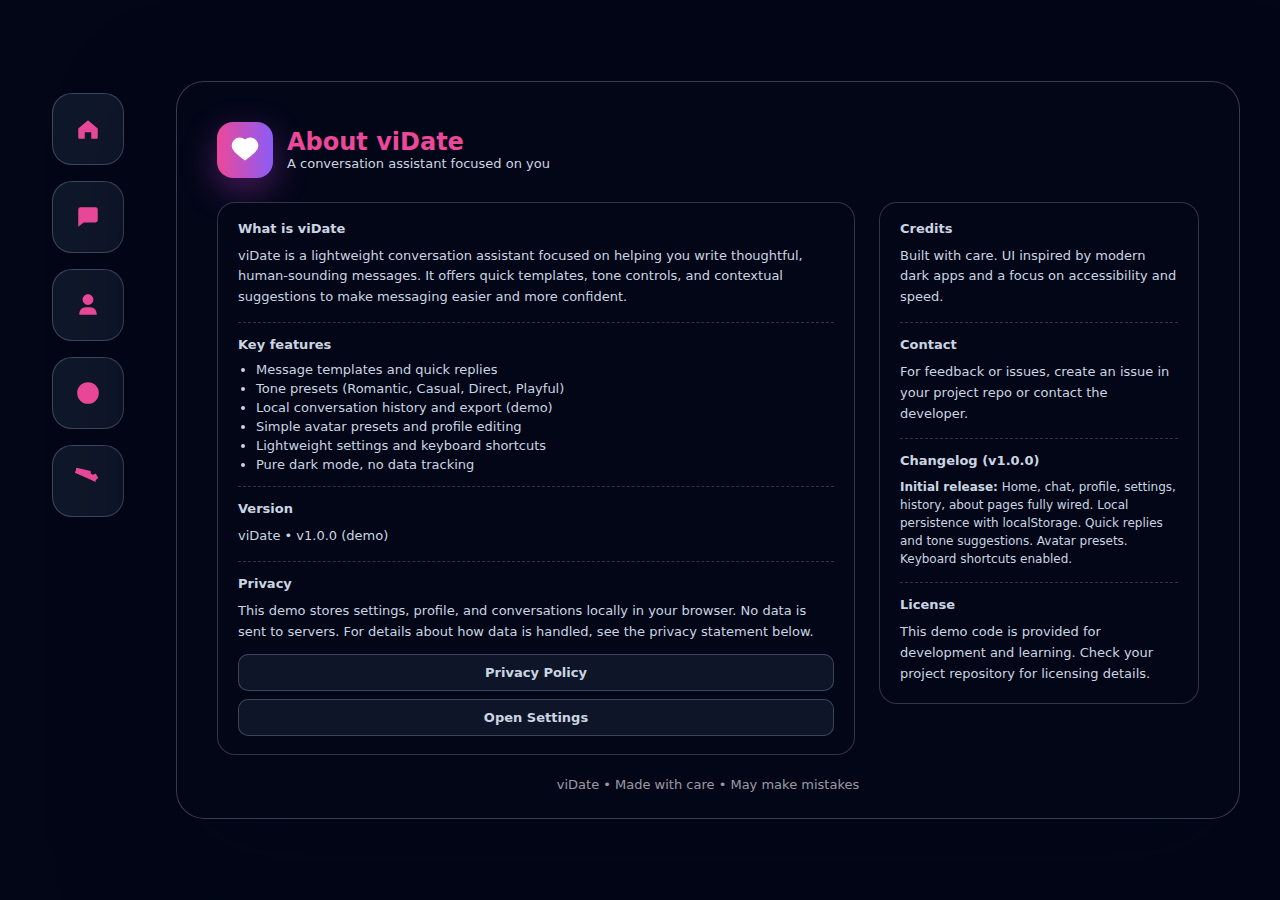
<file: about.html>
<!doctype html>
<html lang="en">
<head>
  <meta charset="utf-8" />
  <meta
    name="viewport"
    content="width=device-width, initial-scale=1, viewport-fit=cover"
  />
  <title>viDate — About</title>

  <style>
    :root{
      --vidate: #ec4899;
      --bg-1: #020617;
      --bg-2: #020617;
      --muted: #cbd5e1;
      --glass: rgba(148,163,184,0.25);
      --max-width: 1360px;
    }

    *{box-sizing:border-box}
    
    html,body{
      height:100%;
      margin:0;
      padding:0;
      background:#020617;
      font-family:Inter,system-ui,-apple-system,Segoe UI,Roboto,Helvetica,Arial;
      color:#fff;
      -webkit-font-smoothing:antialiased;
      overflow-x:hidden;
    }
    
    a{color:inherit;text-decoration:none}

    .page {
      min-height:100vh;
      display:flex;
      align-items:center;
      justify-content:center;
      padding:40px;
      background:#020617;
    }
    
    .shell {
      width:100%;
      max-width:var(--max-width);
      display:grid;
      grid-template-columns:96px 1fr;
      gap:40px;
      align-items:start;
    }

    .left-nav {
      display:flex;
      flex-direction:column;
      gap:16px;
      align-items:center;
      padding-top:12px;
    }
    
    .nav-icon {
      width:72px;
      height:72px;
      display:flex;
      align-items:center;
      justify-content:center;
      border-radius:20px;
      background:rgba(15,23,42,1);
      border:1px solid rgba(148,163,184,0.35);
      color:var(--vidate);
      cursor:pointer;
      transition:transform .14s ease, background .14s ease, box-shadow .14s ease, color .14s ease;
      outline:none;
    }
    
    .nav-icon svg{
      width:26px;
      height:26px;
      fill:currentColor;
      opacity:0.98;
    }
    
    .nav-icon:focus,
    .nav-icon:hover {
      transform:translateX(5px);
      color:#fff;
      background:linear-gradient(90deg, rgba(236,72,153,0.18), rgba(236,72,853,0.1));
      box-shadow:0 18px 50px rgba(236,72,153,0.4);
    }

    .card {
      background:#020617;
      border-radius:28px;
      padding:40px 40px 26px;
      border:1px solid rgba(148,163,184,0.35);
      box-shadow:0 40px 110px rgba(2,6,23,0.95);
      min-height:72vh;
    }

    .header {
      display:flex;
      align-items:center;
      gap:14px;
      margin-bottom:24px;
    }
    
    .logo {
      width:56px;
      height:56px;
      border-radius:16px;
      display:flex;
      align-items:center;
      justify-content:center;
      background:linear-gradient(90deg,var(--vidate),#8b5cf6);
      box-shadow:0 12px 36px rgba(236,72,853,0.32);
    }
    
    .title {
      font-size:24px;
      font-weight:900;
      color:var(--vidate);
      margin:0;
    }
    
    .subtitle {
      font-size:13px;
      color:var(--muted);
      margin:0;
    }

    .grid {
      display:grid;
      grid-template-columns:1fr 320px;
      gap:24px;
      align-items:start;
    }

    .panel {
      background:#020617;
      padding:18px 20px;
      border-radius:18px;
      border:1px solid rgba(148,163,184,0.3);
    }
    
    .section-title {
      font-size:13px;
      color:var(--muted);
      font-weight:700;
      margin:0 0 10px 0;
    }

    .muted {
      color:var(--muted);
      font-size:13px;
      margin:0;
      line-height:1.6;
    }

    ul {
      margin:8px 0 0 18px;
      padding:0;
      color:var(--muted);
      font-size:13px;
    }

    li {
      margin:4px 0;
    }

    .links {
      display:flex;
      flex-direction:column;
      gap:8px;
      margin-top:12px;
    }
    
    .link {
      padding:10px 12px;
      border-radius:10px;
      background:rgba(15,23,42,0.9);
      border:1px solid rgba(148,163,184,0.35);
      color:var(--muted);
      font-weight:600;
      display:inline-block;
      text-align:center;
      font-size:13px;
      transition:transform .12s ease, background .12s ease;
    }
    
    .link:hover {
      transform:translateY(-2px);
      background:linear-gradient(90deg, rgba(236,72,853,0.12), rgba(236,72,853,0.06));
    }

    .changelog {
      font-size:12px;
      color:var(--muted);
      margin-top:8px;
      line-height:1.5;
    }
    
    .meta {
      font-size:12px;
      color:var(--muted);
      margin-top:6px;
    }

    .divider {
      margin:14px 0;
      border-top:1px dashed rgba(51,65,85,0.8);
    }

    footer {
      margin-top:22px;
      color:rgba(255,255,255,0.6);
      font-size:13px;
      text-align:center;
    }

    @media (max-width:1200px){
      .page { padding:32px; }
      .shell { gap:32px; grid-template-columns:88px 1fr; }
    }

    @media (max-width:992px){
      .page { padding:24px; }
      .shell { grid-template-columns:80px 1fr; max-width:100%; gap:28px; }
      .grid { grid-template-columns:1fr; }
    }

    @media (max-width:768px){
      .page { padding:20px; }
      .shell { grid-template-columns:1fr; gap:24px; max-width:100%; }
      .left-nav {
        position:static;
        flex-direction:row;
        justify-content:center;
        gap:12px;
        margin-bottom:14px;
      }
      .nav-icon {
        width:56px;
        height:56px;
        border-radius:16px;
      }
      .card { padding:28px 22px 22px; border-radius:24px; }
    }

    @media (max-width:480px){
      .page { padding:14px; }
      .card { padding:24px 18px 18px; }
      .title { font-size:20px; }
    }
  </style>
</head>
<body>
  <div class="page">
    <div class="shell" role="application" aria-label="viDate about">

      <nav class="left-nav" aria-label="Primary navigation">
        <button class="nav-icon" id="nav-home" aria-label="Home" title="Home">
          <svg viewBox="0 0 24 24" aria-hidden="true">
            <path d="M3 11.5L12 4l9 7.5V20a1 1 0 0 1-1 1h-5v-6H9v6H4a1 1 0 0 1-1-1V11.5z"/>
          </svg>
        </button>

        <button class="nav-icon" id="nav-chat" aria-label="Chat" title="Chat">
          <svg viewBox="0 0 24 24" aria-hidden="true">
            <path d="M21 15a2 2 0 0 1-2 2H8l-5 4V5a2 2 0 0 1 2-2h14a2 2 0 0 1 2 2z"/>
          </svg>
        </button>

        <button class="nav-icon" id="nav-profile" aria-label="Profile" title="Profile">
          <svg viewBox="0 0 24 24" aria-hidden="true">
            <path d="M12 12c2.761 0 5-2.239 5-5s-2.239-5-5-5-5 2.239-5 5 2.239 5 5 5zM4 20c0-3.314 2.686-6 6-6h4c3.314 0 6 2.686 6 6v1H4v-1z"/>
          </svg>
        </button>

        <button class="nav-icon" id="nav-history" aria-label="History" title="History">
          <svg viewBox="0 0 24 24" aria-hidden="true">
            <path d="M12 2a10 10 0 1 0 0 20 10 10 0 0 0 0-20zm1 11.414V7h-2v6.586l5 5 1.414-1.414L13 13.414z"/>
          </svg>
        </button>

        <button class="nav-icon" id="nav-settings" aria-label="Settings" title="Settings">
          <svg viewBox="0 0 24 24" aria-hidden="true">
            <path d="M19.14 12.94a7.99 7.99 0 0 0 0-1.88l2.03-1.58a0.5 0.5 0 0 0 .12-.64l-1.92-3.32a0.5 0.5 0 0 0-.6-.22l-2.39.96a8.12 8.12 0 0 0-1.68-.98l-.36-2.54A0.5 0 0 0 12.5 0h-1a0.5 0.5 0 0 0-.5.42l-.36 2.54c-.6.24-1.16.56-1.68.98l-2.39-.96a0.5 0 0 0-.6.22L2.71 8.84a0.5 0 0 0 .12.64l2.03 1.58c-.04.64-.06 1.3-.06 1.936s.02 1.296.06 1.936L2.83 14.52a0.5 0 0 0-.12.64l1.92 3.32c.14.24.44.34.68.22l2.39-.96c.52.42 1.08.74 1.68.98l.36 2.54c.06.28.3.48.58.48h1c.28 0 .52-.2.58-.48l.36-2.54c.6-.24 1.16-.56 1.68-.98l2.39.96c.24.12.54.02.68-.22l1.92-3.32a0.5 0 0 0-.12-.64l-2.03-1.58zM12 15.5A3.5 3.5 0 1 1 12 8.5a3.5 3.5 0 0 1 0 7z"/>
          </svg>
        </button>
      </nav>

      <main class="card" role="main" aria-labelledby="about-title">
        <div class="header">
          <div class="logo" aria-hidden="true">
            <svg width="28" height="28" viewBox="0 0 24 24" fill="white" aria-hidden="true">
              <path d="M12 21s-6-4.35-9-7.5A6 6 0 0112 3a6 6 0 019 10.5C18 16.65 12 21 12 21z"/>
            </svg>
          </div>
          <div>
            <h2 id="about-title" class="title">About viDate</h2>
            <p class="subtitle">A conversation assistant focused on you</p>
          </div>
        </div>

        <div class="grid">
          <section class="panel">
            <div class="section-title">What is viDate</div>
            <p class="muted">
              viDate is a lightweight conversation assistant focused on helping you write thoughtful, human-sounding messages. It offers quick templates, tone controls, and contextual suggestions to make messaging easier and more confident.
            </p>

            <div class="divider"></div>
            <div class="section-title">Key features</div>
            <ul>
              <li>Message templates and quick replies</li>
              <li>Tone presets (Romantic, Casual, Direct, Playful)</li>
              <li>Local conversation history and export (demo)</li>
              <li>Simple avatar presets and profile editing</li>
              <li>Lightweight settings and keyboard shortcuts</li>
              <li>Pure dark mode, no data tracking</li>
            </ul>

            <div class="divider"></div>
            <div class="section-title">Version</div>
            <div class="muted">viDate • v1.0.0 (demo)</div>

            <div class="divider"></div>
            <div class="section-title">Privacy</div>
            <p class="muted">
              This demo stores settings, profile, and conversations locally in your browser. No data is sent to servers. For details about how data is handled, see the privacy statement below.
            </p>
            <div class="links">
              <a href="#" class="link">Privacy Policy</a>
              <a href="settings.html" class="link">Open Settings</a>
            </div>
          </section>

          <aside class="panel">
            <div class="section-title">Credits</div>
            <p class="muted">
              Built with care. UI inspired by modern dark apps and a focus on accessibility and speed.
            </p>

            <div class="divider"></div>
            <div class="section-title">Contact</div>
            <p class="muted">
              For feedback or issues, create an issue in your project repo or contact the developer.
            </p>

            <div class="divider"></div>
            <div class="section-title">Changelog (v1.0.0)</div>
            <div class="changelog">
              <strong>Initial release:</strong> Home, chat, profile, settings, history, about pages fully wired. Local persistence with localStorage. Quick replies and tone suggestions. Avatar presets. Keyboard shortcuts enabled.
            </div>

            <div class="divider"></div>
            <div class="section-title">License</div>
            <p class="muted">
              This demo code is provided for development and learning. Check your project repository for licensing details.
            </p>
          </aside>
        </div>

        <footer>viDate • Made with care • May make mistakes</footer>
      </main>
    </div>
  </div>

  <script src="app.js"></script>
</body>
</html>
</file>
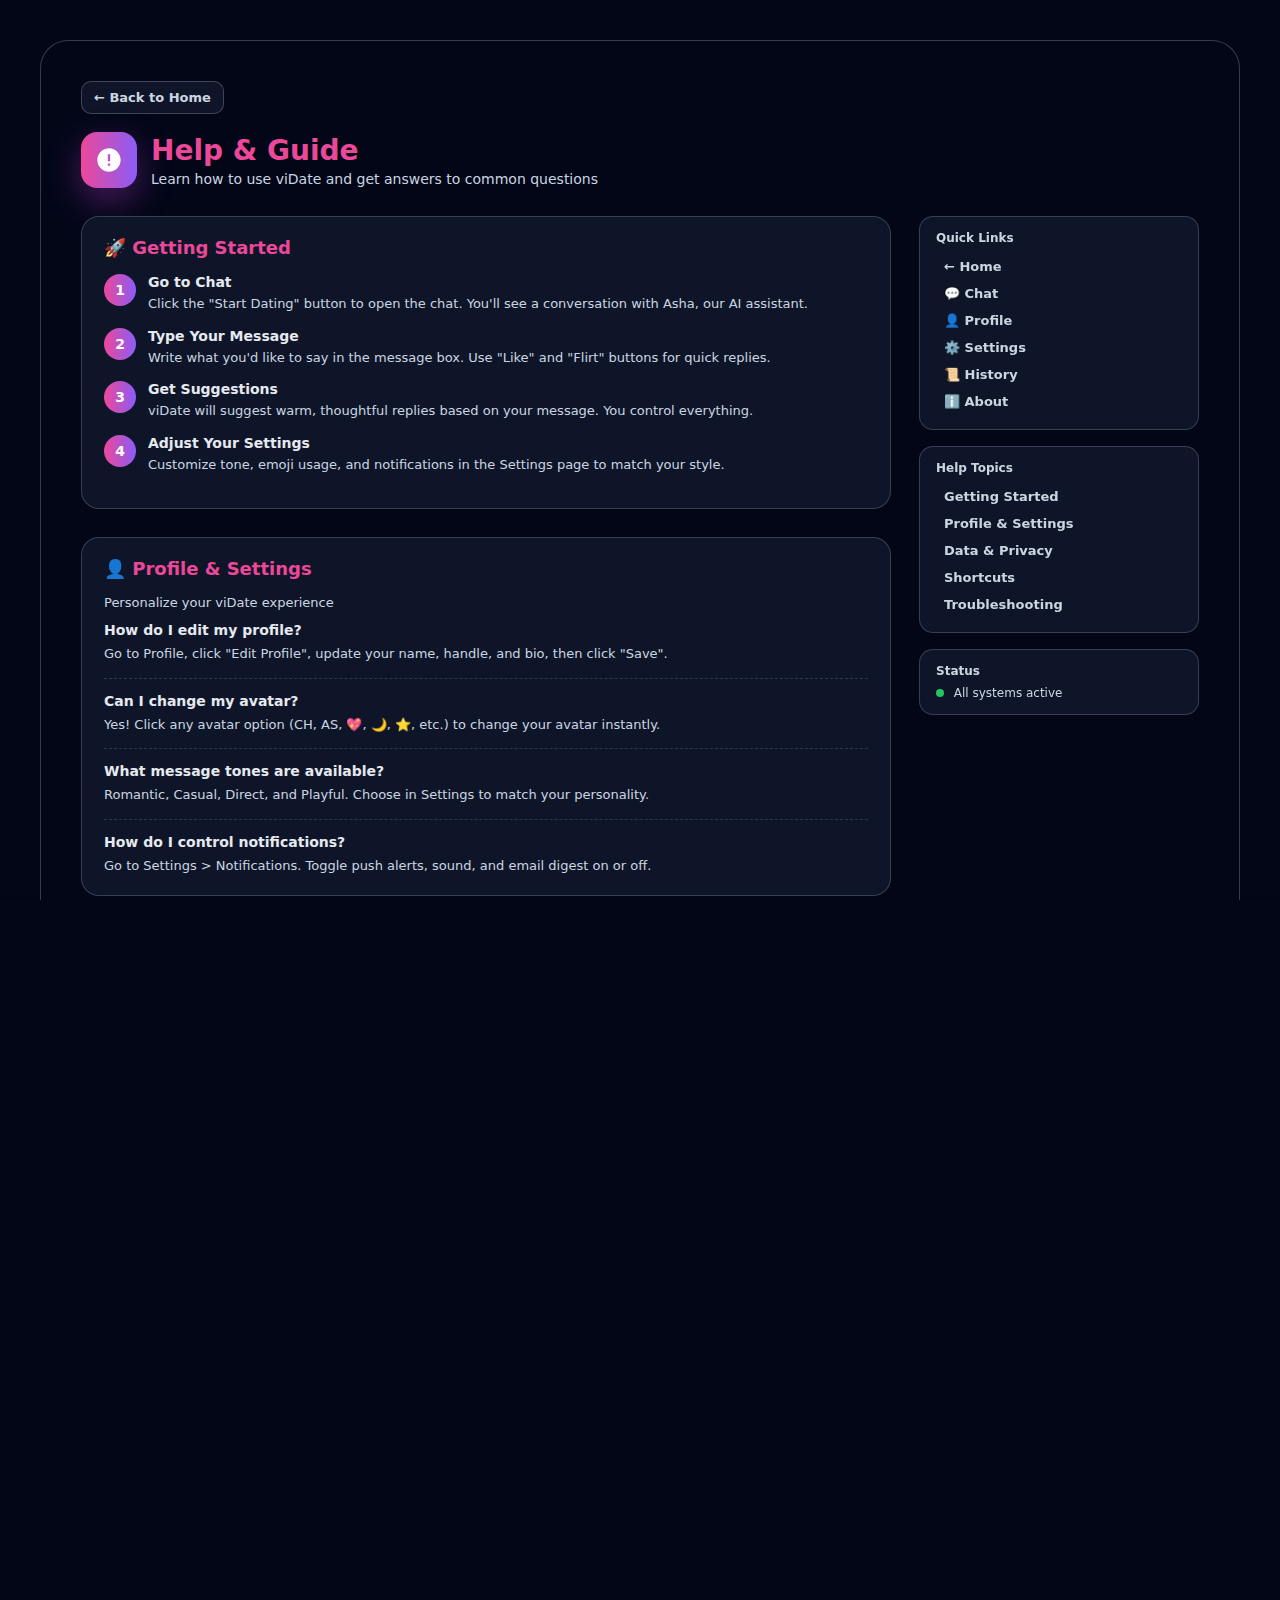
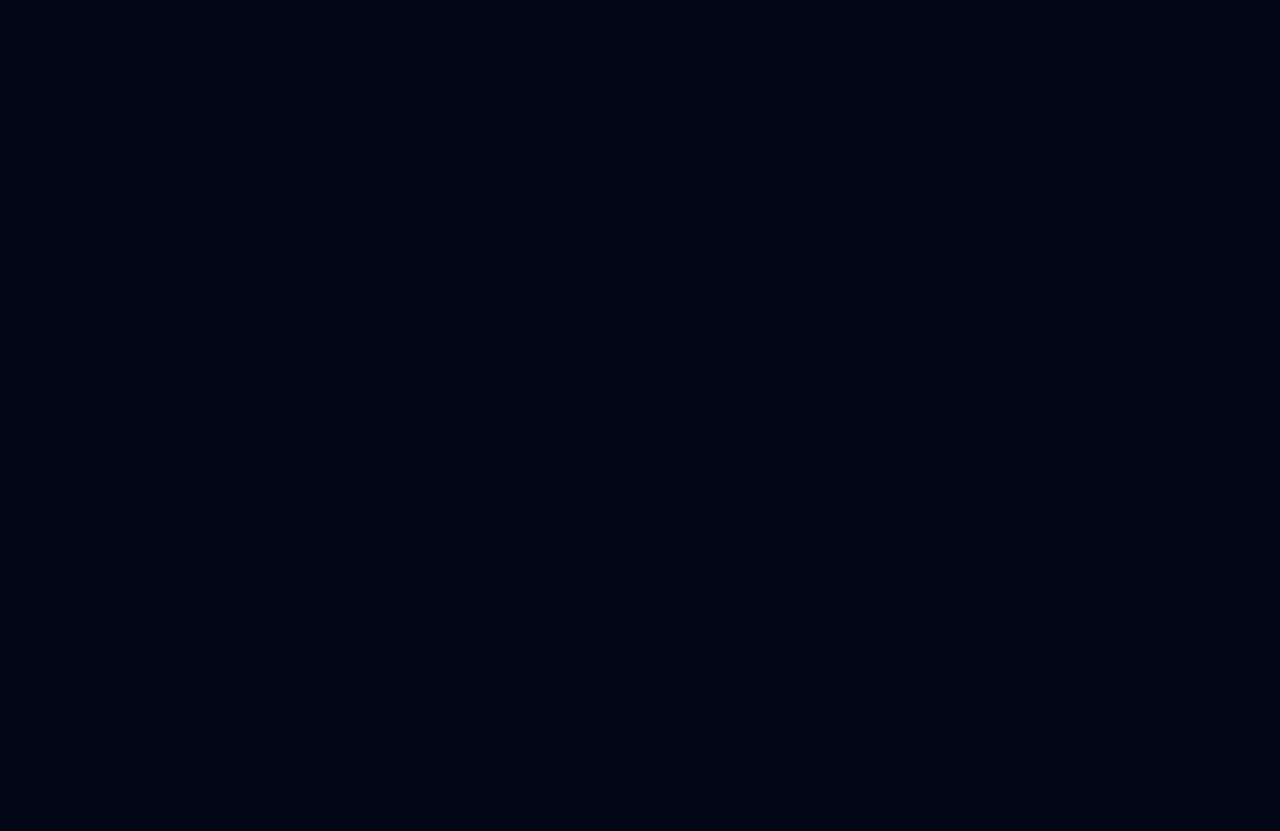
<file: help.html>
<!doctype html>
<html lang="en">
<head>
  <meta charset="utf-8" />
  <meta
    name="viewport"
    content="width=device-width, initial-scale=1, viewport-fit=cover"
  />
  <title>viDate — Help & Guide</title>

  <style>
    :root{
      --vidate: #ec4899;
      --bg-1: #020617;
      --bg-2: #020617;
      --muted: #cbd5e1;
      --glass: rgba(148,163,184,0.25);
      --max-width: 1360px;
    }

    *{box-sizing:border-box}
    
    html,body{
      height:100%;
      margin:0;
      padding:0;
      background:#020617;
      font-family:Inter,system-ui,-apple-system,Segoe UI,Roboto,Helvetica,Arial;
      color:#fff;
      -webkit-font-smoothing:antialiased;
      overflow-x:hidden;
    }
    
    a{color:inherit;text-decoration:none}

    .page {
      min-height:100vh;
      display:flex;
      align-items:center;
      justify-content:center;
      padding:40px;
      background:#020617;
    }

    .shell {
      width:100%;
      max-width:var(--max-width);
      display:grid;
      grid-template-columns:1fr;
      gap:32px;
      align-items:start;
    }

    .card {
      background:#020617;
      border-radius:28px;
      padding:40px 40px 26px;
      border:1px solid rgba(148,163,184,0.35);
      box-shadow:0 40px 110px rgba(2,6,23,0.95);
    }

    .header {
      display:flex;
      align-items:center;
      gap:14px;
      margin-bottom:28px;
    }
    
    .logo {
      width:56px;
      height:56px;
      border-radius:16px;
      display:flex;
      align-items:center;
      justify-content:center;
      background:linear-gradient(90deg,var(--vidate),#8b5cf6);
      box-shadow:0 12px 36px rgba(236,72,853,0.32);
    }
    
    .title {
      font-size:28px;
      font-weight:900;
      color:var(--vidate);
      margin:0;
    }
    
    .subtitle {
      font-size:14px;
      color:var(--muted);
      margin:4px 0 0 0;
    }

    .back-btn {
      display:inline-flex;
      align-items:center;
      gap:6px;
      padding:8px 12px;
      border-radius:10px;
      background:rgba(15,23,42,0.9);
      border:1px solid rgba(148,163,184,0.35);
      color:var(--muted);
      font-weight:600;
      font-size:13px;
      margin-bottom:18px;
      transition:transform .12s ease, background .12s ease;
      cursor:pointer;
    }
    
    .back-btn:hover {
      transform:translateY(-2px);
      background:linear-gradient(90deg, rgba(236,72,853,0.12), rgba(236,72,853,0.06));
      color:#e6e9ef;
    }

    .grid {
      display:grid;
      grid-template-columns:1fr 280px;
      gap:28px;
      align-items:start;
    }

    .content {
      display:flex;
      flex-direction:column;
      gap:28px;
    }

    .section {
      background:rgba(15,23,42,0.9);
      padding:20px 22px;
      border-radius:18px;
      border:1px solid rgba(148,163,184,0.3);
    }

    .section-title {
      font-size:18px;
      font-weight:800;
      color:var(--vidate);
      margin:0 0 16px 0;
    }

    .section-subtitle {
      font-size:13px;
      color:var(--muted);
      margin:0 0 12px 0;
    }

    .faq-item {
      margin-bottom:14px;
      padding-bottom:14px;
      border-bottom:1px dashed rgba(51,65,85,0.8);
    }
    
    .faq-item:last-child {
      border-bottom:none;
      margin-bottom:0;
      padding-bottom:0;
    }

    .faq-q {
      font-weight:700;
      color:#e6e9ef;
      margin:0 0 6px 0;
      font-size:14px;
    }

    .faq-a {
      color:var(--muted);
      font-size:13px;
      margin:0;
      line-height:1.5;
    }

    .guide-step {
      display:flex;
      gap:12px;
      margin-bottom:14px;
    }

    .step-num {
      min-width:32px;
      width:32px;
      height:32px;
      border-radius:50%;
      background:linear-gradient(90deg,var(--vidate),#8b5cf6);
      display:flex;
      align-items:center;
      justify-content:center;
      font-weight:800;
      font-size:14px;
      flex-shrink:0;
    }

    .step-content {
      flex:1;
    }

    .step-title {
      font-weight:700;
      color:#e6e9ef;
      margin:0 0 4px 0;
      font-size:14px;
    }

    .step-desc {
      color:var(--muted);
      font-size:13px;
      margin:0;
      line-height:1.5;
    }

    .shortcut-table {
      width:100%;
      border-collapse:collapse;
      margin-top:8px;
    }

    .shortcut-table td {
      padding:8px 10px;
      border-bottom:1px dashed rgba(51,65,85,0.8);
      font-size:13px;
    }

    .shortcut-table td:first-child {
      color:var(--vidate);
      font-weight:700;
      width:35%;
    }

    .shortcut-table td:last-child {
      color:var(--muted);
    }

    .shortcut-table tr:last-child td {
      border-bottom:none;
    }

    .sidebar {
      position:sticky;
      top:20px;
    }

    .sidebar-section {
      background:rgba(15,23,42,0.9);
      padding:14px 16px;
      border-radius:14px;
      border:1px solid rgba(148,163,184,0.3);
      margin-bottom:16px;
    }

    .sidebar-title {
      font-size:12px;
      color:var(--muted);
      font-weight:700;
      margin:0 0 8px 0;
    }

    .sidebar-link {
      display:block;
      padding:6px 8px;
      border-radius:8px;
      color:var(--muted);
      font-size:13px;
      font-weight:600;
      transition:transform .12s ease, background .12s ease, color .12s ease;
      cursor:pointer;
    }

    .sidebar-link:hover {
      transform:translateX(4px);
      background:rgba(236,72,853,0.12);
      color:#e6e9ef;
    }

    .footer {
      margin-top:28px;
      padding-top:28px;
      border-top:1px dashed rgba(51,65,85,0.8);
      color:rgba(255,255,255,0.6);
      font-size:13px;
      text-align:center;
    }

    @media (max-width:1200px){
      .page { padding:32px; }
      .card { padding:32px 32px 24px; }
    }

    @media (max-width:992px){
      .page { padding:24px; }
      .grid { grid-template-columns:1fr; }
      .card { padding:28px 22px 22px; border-radius:24px; }
    }

    @media (max-width:768px){
      .page { padding:20px; }
      .card { padding:24px 18px 18px; }
      .title { font-size:24px; }
    }

    @media (max-width:480px){
      .page { padding:14px; }
      .card { padding:20px 14px; }
      .title { font-size:20px; }
      .section { padding:16px; }
    }
  </style>
</head>
<body>
  <div class="page">
    <div class="shell" role="application" aria-label="viDate help">

      <div class="card" role="main">
        <a href="home.html" class="back-btn" aria-label="Back to home">
          ← Back to Home
        </a>

        <div class="header">
          <div class="logo" aria-hidden="true">
            <svg width="28" height="28" viewBox="0 0 24 24" fill="white" aria-hidden="true">
              <path d="M12 2C6.48 2 2 6.48 2 12s4.48 10 10 10 10-4.48 10-10S17.52 2 12 2zm1 15h-2v-2h2v2zm0-4h-2V7h2v6z"/>
            </svg>
          </div>
          <div>
            <h1 id="help-title" class="title">Help & Guide</h1>
            <p class="subtitle">Learn how to use viDate and get answers to common questions</p>
          </div>
        </div>

        <div class="grid">
          <div class="content">
            <!-- Getting Started -->
            <section class="section">
              <h2 class="section-title">🚀 Getting Started</h2>
              <div class="guide-step">
                <div class="step-num">1</div>
                <div class="step-content">
                  <div class="step-title">Go to Chat</div>
                  <div class="step-desc">Click the "Start Dating" button to open the chat. You'll see a conversation with Asha, our AI assistant.</div>
                </div>
              </div>
              <div class="guide-step">
                <div class="step-num">2</div>
                <div class="step-content">
                  <div class="step-title">Type Your Message</div>
                  <div class="step-desc">Write what you'd like to say in the message box. Use "Like" and "Flirt" buttons for quick replies.</div>
                </div>
              </div>
              <div class="guide-step">
                <div class="step-num">3</div>
                <div class="step-content">
                  <div class="step-title">Get Suggestions</div>
                  <div class="step-desc">viDate will suggest warm, thoughtful replies based on your message. You control everything.</div>
                </div>
              </div>
              <div class="guide-step">
                <div class="step-num">4</div>
                <div class="step-content">
                  <div class="step-title">Adjust Your Settings</div>
                  <div class="step-desc">Customize tone, emoji usage, and notifications in the Settings page to match your style.</div>
                </div>
              </div>
            </section>

            <!-- Profile & Settings -->
            <section class="section">
              <h2 class="section-title">👤 Profile & Settings</h2>
              <p class="section-subtitle">Personalize your viDate experience</p>
              <div class="faq-item">
                <div class="faq-q">How do I edit my profile?</div>
                <div class="faq-a">Go to Profile, click "Edit Profile", update your name, handle, and bio, then click "Save".</div>
              </div>
              <div class="faq-item">
                <div class="faq-q">Can I change my avatar?</div>
                <div class="faq-a">Yes! Click any avatar option (CH, AS, 💖, 🌙, ⭐, etc.) to change your avatar instantly.</div>
              </div>
              <div class="faq-item">
                <div class="faq-q">What message tones are available?</div>
                <div class="faq-a">Romantic, Casual, Direct, and Playful. Choose in Settings to match your personality.</div>
              </div>
              <div class="faq-item">
                <div class="faq-q">How do I control notifications?</div>
                <div class="faq-a">Go to Settings > Notifications. Toggle push alerts, sound, and email digest on or off.</div>
              </div>
            </section>

            <!-- Data & Privacy -->
            <section class="section">
              <h2 class="section-title">🔒 Data & Privacy</h2>
              <p class="section-subtitle">Your data stays with you</p>
              <div class="faq-item">
                <div class="faq-q">Where is my data stored?</div>
                <div class="faq-a">All your data (profile, settings, conversations) is stored locally in your browser. Nothing is sent to servers.</div>
              </div>
              <div class="faq-item">
                <div class="faq-q">Can I export my conversations?</div>
                <div class="faq-a">Yes! Go to Profile > Export Data or Settings > Export my data to download everything locally.</div>
              </div>
              <div class="faq-item">
                <div class="faq-q">What happens if I clear my browser data?</div>
                <div class="faq-a">All viDate data (profile, settings, history) will be deleted. Export before clearing if you want to keep it.</div>
              </div>
              <div class="faq-item">
                <div class="faq-q">Do you track me?</div>
                <div class="faq-a">No. This is a demo. Nothing is tracked or sent to external servers.</div>
              </div>
            </section>

            <!-- Keyboard Shortcuts -->
            <section class="section">
              <h2 class="section-title">⌨️ Keyboard Shortcuts</h2>
              <p class="section-subtitle">Speed up your workflow</p>
              <table class="shortcut-table">
                <tr>
                  <td><strong>S</strong></td>
                  <td>Focus "Start Dating" button from Home</td>
                </tr>
                <tr>
                  <td><strong>Ctrl/Cmd + E</strong></td>
                  <td>Open Profile Edit form</td>
                </tr>
                <tr>
                  <td><strong>Ctrl/Cmd + Enter</strong></td>
                  <td>Send message in Chat</td>
                </tr>
                <tr>
                  <td><strong>Tab</strong></td>
                  <td>Navigate between buttons and inputs</td>
                </tr>
              </table>
            </section>

            <!-- Troubleshooting -->
            <section class="section">
              <h2 class="section-title">🔧 Troubleshooting</h2>
              <div class="faq-item">
                <div class="faq-q">Chat input is hidden behind the keyboard (mobile)</div>
                <div class="faq-a">Scroll up in the chat area. The input will stay visible and should not be covered by the keyboard.</div>
              </div>
              <div class="faq-item">
                <div class="faq-q">My profile changes disappeared</div>
                <div class="faq-a">Check if you clicked "Save" after editing. Changes only persist if saved.</div>
              </div>
              <div class="faq-item">
                <div class="faq-q">Navigation buttons aren't working</div>
                <div class="faq-a">Try refreshing the page. If the issue persists, check if JavaScript is enabled.</div>
              </div>
              <div class="faq-item">
                <div class="faq-q">Suggestions aren't appearing</div>
                <div class="faq-a">Make sure to type your message and hit Send. Suggestions appear after you send.</div>
              </div>
            </section>

            <!-- Tips -->
            <section class="section">
              <h2 class="section-title">💡 Tips & Tricks</h2>
              <div class="faq-item">
                <div class="faq-q">Use emoji wisely</div>
                <div class="faq-a">In Settings, adjust "Emoji usage" to control how many emojis appear in suggestions.</div>
              </div>
              <div class="faq-item">
                <div class="faq-q">Quick replies save time</div>
                <div class="faq-a">Click "Like" or "Flirt" buttons for instant suggestions. Perfect for quick responses.</div>
              </div>
              <div class="faq-item">
                <div class="faq-q">Try different tones</div>
                <div class="faq-a">Switch between Romantic, Casual, Direct, and Playful to find what feels natural to you.</div>
              </div>
              <div class="faq-item">
                <div class="faq-q">Customize your profile</div>
                <div class="faq-a">A filled-out profile with bio helps viDate give better suggestions tailored to you.</div>
              </div>
            </section>

            <div class="footer">
              viDate Help • Have more questions? We're here to help • Made with care
            </div>
          </div>

          <!-- Sidebar -->
          <aside class="sidebar">
            <div class="sidebar-section">
              <div class="sidebar-title">Quick Links</div>
              <a href="home.html" class="sidebar-link">← Home</a>
              <a href="index.html" class="sidebar-link">💬 Chat</a>
              <a href="profile.html" class="sidebar-link">👤 Profile</a>
              <a href="settings.html" class="sidebar-link">⚙️ Settings</a>
              <a href="history.html" class="sidebar-link">📜 History</a>
              <a href="about.html" class="sidebar-link">ℹ️ About</a>
            </div>

            <div class="sidebar-section">
              <div class="sidebar-title">Help Topics</div>
              <a onclick="document.querySelector('.section:nth-child(1)').scrollIntoView({behavior:'smooth'})" class="sidebar-link">Getting Started</a>
              <a onclick="document.querySelector('.section:nth-child(2)').scrollIntoView({behavior:'smooth'})" class="sidebar-link">Profile & Settings</a>
              <a onclick="document.querySelector('.section:nth-child(3)').scrollIntoView({behavior:'smooth'})" class="sidebar-link">Data & Privacy</a>
              <a onclick="document.querySelector('.section:nth-child(4)').scrollIntoView({behavior:'smooth'})" class="sidebar-link">Shortcuts</a>
              <a onclick="document.querySelector('.section:nth-child(5)').scrollIntoView({behavior:'smooth'})" class="sidebar-link">Troubleshooting</a>
            </div>

            <div class="sidebar-section">
              <div class="sidebar-title">Status</div>
              <p style="margin:0; color:var(--muted); font-size:12px;">
                <span style="display:inline-block; width:8px; height:8px; border-radius:50%; background:#22c55e; margin-right:6px;"></span>
                All systems active
              </p>
            </div>
          </aside>
        </div>
      </div>
    </div>
  </div>

  <script src="app.js"></script>
</body>
</html>
</file>
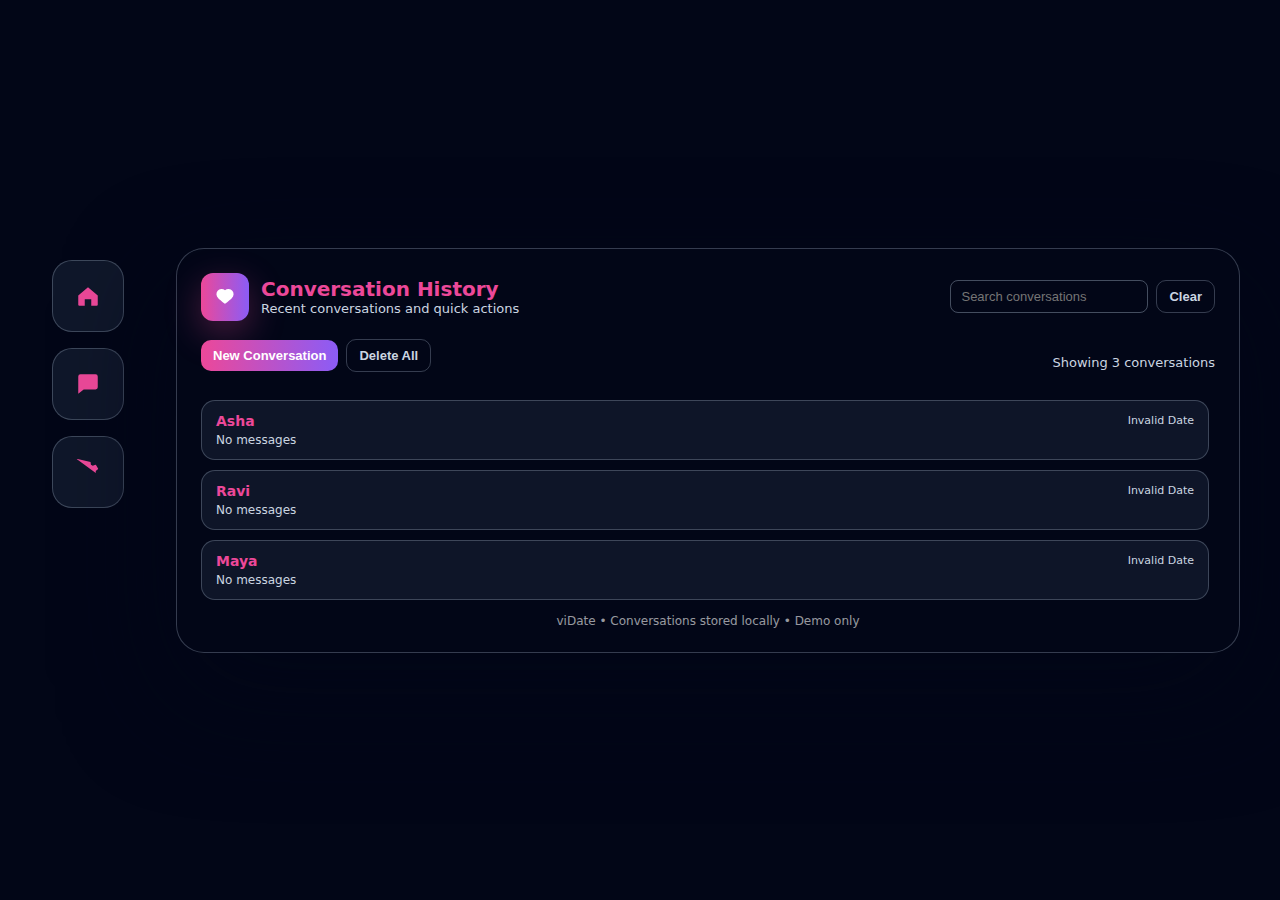
<file: history.html>
<!doctype html>
<html lang="en">
<head>
  <meta charset="utf-8" />
  <meta
    name="viewport"
    content="width=device-width, initial-scale=1, viewport-fit=cover"
  />
  <title>viDate — Conversation History</title>

  <style>
    :root{
      --vidate: #ec4899;
      --bg-1: #020617;
      --bg-2: #020617;
      --muted: #cbd5e1;
      --glass: rgba(148,163,184,0.25);
      --card: rgba(15,23,42,1);
      --max-width: 1360px;
    }

    *{box-sizing:border-box}
    
    html,body{
      height:100%;
      margin:0;
      padding:0;
      background:#020617;
      font-family:Inter,system-ui,-apple-system,Segoe UI,Roboto,Helvetica,Arial;
      color:#fff;
      -webkit-font-smoothing:antialiased;
      overflow-x:hidden;
    }
    
    a{color:inherit;text-decoration:none}

    .page {
      min-height:100vh;
      display:flex;
      align-items:center;
      justify-content:center;
      padding:40px;
      background:#020617;
    }
    
    .wrap {
      width:100%;
      max-width:var(--max-width);
      display:grid;
      grid-template-columns:96px 1fr;
      gap:40px;
      align-items:start;
    }

    .left-nav {
      display:flex;
      flex-direction:column;
      gap:16px;
      align-items:center;
      padding-top:12px;
    }
    
    .nav-icon {
      width:72px;
      height:72px;
      display:flex;
      align-items:center;
      justify-content:center;
      border-radius:20px;
      background:rgba(15,23,42,1);
      border:1px solid rgba(148,163,184,0.35);
      color:var(--vidate);
      cursor:pointer;
      transition:transform .14s ease, background .14s ease, box-shadow .14s ease, color .14s ease;
      outline:none;
    }
    
    .nav-icon svg{
      width:26px;
      height:26px;
      fill:currentColor;
      opacity:0.98;
    }
    
    .nav-icon:hover,
    .nav-icon:focus {
      transform:translateX(5px);
      color:#fff;
      background:linear-gradient(90deg, rgba(236,72,153,0.18), rgba(236,72,153,0.1));
      box-shadow:0 18px 50px rgba(236,72,153,0.4);
    }

    .card {
      background:#020617;
      border-radius:28px;
      padding:24px;
      border:1px solid rgba(148,163,184,0.35);
      box-shadow:0 40px 110px rgba(2,6,23,0.95);
    }

    header {
      display:flex;
      align-items:center;
      justify-content:space-between;
      gap:12px;
      margin-bottom:18px;
      flex-wrap:wrap;
    }
    
    .title {
      display:flex;
      gap:12px;
      align-items:center;
    }
    
    .logo {
      width:48px;
      height:48px;
      border-radius:12px;
      display:flex;
      align-items:center;
      justify-content:center;
      background:linear-gradient(90deg,var(--vidate),#8b5cf6);
      box-shadow:0 12px 36px rgba(236,72,153,0.32);
    }

    h2 {
      margin:0;
      font-size:20px;
      font-weight:800;
      color:var(--vidate);
    }

    .subtitle {
      color:var(--muted);
      font-size:13px;
      margin:0;
    }

    .search {
      display:flex;
      gap:8px;
      align-items:center;
    }
    
    .search input {
      background:transparent;
      border:1px solid rgba(148,163,184,0.45);
      padding:8px 10px;
      border-radius:8px;
      color:#fff;
      font-size:13px;
    }

    .history-list {
      display:flex;
      flex-direction:column;
      gap:10px;
      max-height:68vh;
      overflow-y:auto;
      padding-right:6px;
    }

    .conv {
      display:flex;
      align-items:center;
      gap:12px;
      padding:12px 14px;
      border-radius:14px;
      background:rgba(15,23,42,0.9);
      border:1px solid rgba(148,163,184,0.35);
      transition:transform .12s ease, background .12s ease;
      cursor:pointer;
    }
    
    .conv:hover {
      transform:translateY(-2px);
      background:linear-gradient(90deg, rgba(236,72,153,0.12), rgba(236,72,853,0.06));
    }
    
    .conv .meta {
      flex:1;
      display:flex;
      flex-direction:column;
      gap:4px;
    }
    
    .conv .title-row {
      display:flex;
      align-items:center;
      justify-content:space-between;
      gap:8px;
    }
    
    .conv .name {
      font-weight:800;
      color:var(--vidate);
      font-size:14px;
    }
    
    .conv .snippet {
      color:var(--muted);
      font-size:12px;
    }
    
    .conv .time {
      color:var(--muted);
      font-size:11px;
    }

    .empty {
      text-align:center;
      color:var(--muted);
      padding:40px 12px;
    }

    .controls {
      display:flex;
      gap:8px;
      align-items:center;
      margin-bottom:14px;
      flex-wrap:wrap;
    }
    
    .btn {
      padding:8px 12px;
      border-radius:10px;
      background:linear-gradient(90deg,var(--vidate),#8b5cf6);
      color:#fff;
      border:none;
      cursor:pointer;
      font-weight:700;
      font-size:13px;
      transition:transform .12s ease;
    }
    
    .btn.ghost {
      background:transparent;
      border:1px solid rgba(148,163,184,0.35);
      color:var(--muted);
    }
    
    .btn:active{ transform:translateY(1px); }

    .counter {
      color:var(--muted);
      font-size:13px;
    }

    .footer {
      margin-top:14px;
      color:rgba(255,255,255,0.6);
      font-size:12px;
      text-align:center;
    }

    @media (max-width:1200px){
      .page { padding:32px; }
      .wrap { gap:32px; grid-template-columns:88px 1fr; }
    }

    @media (max-width:992px){
      .page { padding:24px; }
      .wrap { grid-template-columns:80px 1fr; max-width:100%; gap:28px; }
    }

    @media (max-width:768px){
      .page { padding:20px; }
      .wrap { grid-template-columns:1fr; gap:24px; max-width:100%; }
      .left-nav {
        position:static;
        flex-direction:row;
        justify-content:center;
        gap:12px;
        margin-bottom:14px;
      }
      .nav-icon {
        width:56px;
        height:56px;
        border-radius:16px;
      }
      .card { padding:20px; border-radius:24px; }
    }

    @media (max-width:480px){
      .page { padding:14px; }
      .card { padding:16px; }
      h2{ font-size:18px; }
    }
  </style>
</head>
<body>
  <div class="page">
    <div class="wrap" role="application" aria-label="viDate conversation history">

      <nav class="left-nav" aria-label="Primary navigation">
        <button class="nav-icon" id="nav-home" aria-label="Home" title="Home">
          <svg viewBox="0 0 24 24" aria-hidden="true">
            <path d="M3 11.5L12 4l9 7.5V20a1 1 0 0 1-1 1h-5v-6H9v6H4a1 1 0 0 1-1-1V11.5z"/>
          </svg>
        </button>

        <button class="nav-icon" id="nav-chat" aria-label="Chat" title="Chat">
          <svg viewBox="0 0 24 24" aria-hidden="true">
            <path d="M21 15a2 2 0 0 1-2 2H8l-5 4V5a2 2 0 0 1 2-2h14a2 2 0 0 1 2 2z"/>
          </svg>
        </button>

        <button class="nav-icon" id="nav-settings" aria-label="Settings" title="Settings">
          <svg viewBox="0 0 24 24" aria-hidden="true">
            <path d="M19.14 12.94a7.99 7.99 0 0 0 0-1.88l2.03-1.58a0.5 0.5 0 0 0 .12-.64l-1.92-3.32a0.5 0.5 0 0 0-.6-.22l-2.39.96a8.12 8.12 0 0 0-1.68-.98l-.36-2.54A0.5 0 0 0 12.5 0h-1a0.5 0 0 0-.5.42l-.36 2.54c-.6.24-1.16.56-1.68.98l-2.39-.96a0.5 0 0 0-.6.22L2.71 8.84a0.5 0 0 0 .12.64l2.03 1.58c-.04.64-.06 1.3-.06 1.936s.02 1.296.06 1.936L2.83 14.52a0.5 0 0 0-.12.64l1.92 3.32c.14.24.44.34.68.22l2.39-.96c.52.42 1.08.74 1.68.98l.36 2.54c.06.28.3.48.58.48h1c.28 0 .52-.2.58-.48l.36-2.54c.6-.24 1.16-.56 1.68-.98l2.39.96c.24.12.54.02.68-.22l1.92-3.32a0.5 0 0 0-.12-.64l-2.03-1.58zM12 15.5A3.5 3.5 0 1 1 12 8.5a3.5 3.5 0 0 1 0 7z"/>
          </svg>
        </button>
      </nav>

      <main class="card" role="main" aria-labelledby="history-title">
        <header>
          <div class="title">
            <div class="logo" aria-hidden="true">
              <svg width="18" height="18" viewBox="0 0 24 24" fill="white" aria-hidden="true">
                <path d="M12 21s-6-4.35-9-7.5A6 6 0 0112 3a6 6 0 019 10.5C18 16.65 12 21 12 21z"/>
              </svg>
            </div>
            <div>
              <h2 id="history-title">Conversation History</h2>
              <p class="subtitle">Recent conversations and quick actions</p>
            </div>
          </div>

          <div class="search">
            <input id="search" type="search" placeholder="Search conversations" aria-label="Search conversations" />
            <button id="clear-search" class="btn ghost" title="Clear search">Clear</button>
          </div>
        </header>

        <div style="margin-bottom:14px; display:flex; justify-content:space-between; align-items:center; flex-wrap:wrap; gap:12px;">
          <div class="controls">
            <button id="new-conv" class="btn">New Conversation</button>
            <button id="delete-all" class="btn ghost">Delete All</button>
          </div>
          <div class="counter">
            Showing <span id="count">0</span> conversations
          </div>
        </div>

        <section class="history-list" id="historyList" aria-live="polite" aria-label="Conversation list">
          <!-- populated by app.js -->
        </section>

        <footer class="footer">
          viDate • Conversations stored locally • Demo only
        </footer>
      </main>
    </div>
  </div>

  <script src="app.js"></script>
</body>
</html>
</file>
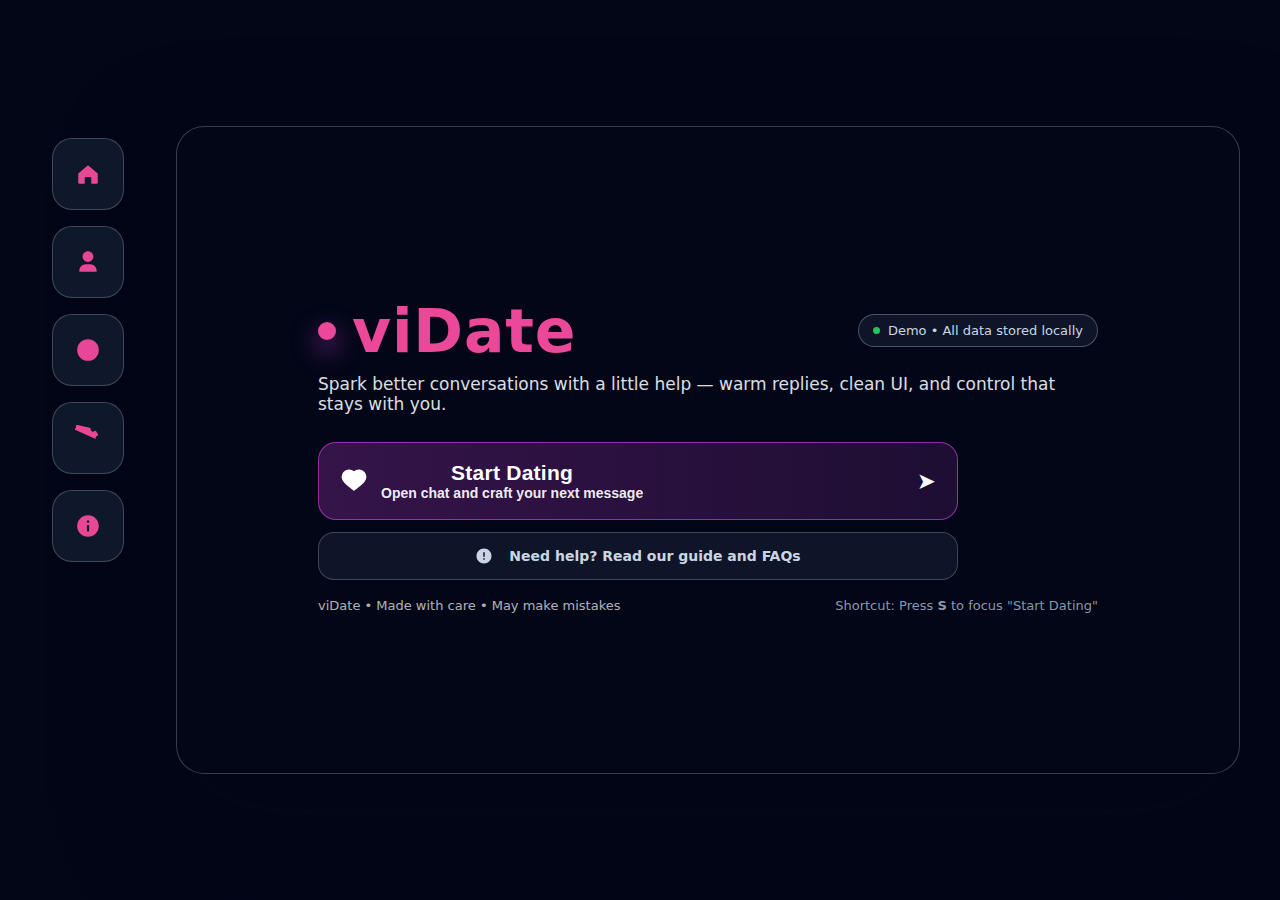
<file: home.html>
<!doctype html>
<html lang="en">
<head>
  <meta charset="utf-8" />
  <meta
    name="viewport"
    content="width=device-width, initial-scale=1, viewport-fit=cover"
  />
  <title>viDate — Welcome</title>

  <style>
    :root{
      --vidate: #ec4899;
      --bg-1: #020617;
      --bg-2: #020617;
      --nav-bg: rgba(15,23,42,1);
      --glass: rgba(148,163,184,0.25);
      --muted: #cbd5e1;
      --radius: 16px;
      --max-width: 1360px;
    }

    *{box-sizing:border-box}
    
    html,body{
      height:100%;
      margin:0;
      padding:0;
      background:#020617;
      font-family:Inter,system-ui,-apple-system,Segoe UI,Roboto,Helvetica,Arial;
      color:#fff;
      -webkit-font-smoothing:antialiased;
      overflow-x:hidden;
    }
    
    a{color:inherit;text-decoration:none}

    .page {
      min-height:100vh;
      display:flex;
      align-items:center;
      justify-content:center;
      padding:40px;
      background:#020617;
    }

    .shell {
      width:100%;
      max-width:var(--max-width);
      display:grid;
      grid-template-columns:96px 1fr;
      gap:40px;
      align-items:stretch;
    }

    .left-nav {
      display:flex;
      flex-direction:column;
      gap:16px;
      align-items:center;
      padding-top:12px;
    }

    .nav-icon {
      --size:72px;
      width:var(--size);
      height:var(--size);
      display:flex;
      align-items:center;
      justify-content:center;
      border-radius:20px;
      background:var(--nav-bg);
      border:1px solid rgba(148,163,184,0.35);
      color:var(--vidate);
      cursor:pointer;
      position:relative;
      overflow:visible;
      transition:
        transform .14s ease,
        background .14s ease,
        box-shadow .14s ease,
        color .14s ease;
      outline:none;
    }
    
    .nav-icon svg {
      width:26px;
      height:26px;
      fill:currentColor;
      opacity:0.98;
    }
    
    .nav-icon:focus,
    .nav-icon:hover {
      transform:translateX(5px);
      background:linear-gradient(90deg, rgba(236,72,853,0.18), rgba(236,72,853,0.1));
      box-shadow:0 18px 50px rgba(236,72,853,0.4);
      color:#fff;
    }

    .nav-label {
      position:absolute;
      left:calc(var(--size) + 18px);
      top:50%;
      transform:translateY(-50%) translateX(-8px);
      background:rgba(2,6,23,0.95);
      padding:10px 14px;
      border-radius:12px;
      color:var(--muted);
      font-weight:600;
      font-size:15px;
      opacity:0;
      pointer-events:none;
      transition:opacity .18s ease, transform .18s ease;
      white-space:nowrap;
      border:1px solid rgba(148,163,184,0.35);
      box-shadow: 0 14px 36px rgba(2,6,23,0.95);
      backdrop-filter: blur(8px);
    }
    
    .nav-icon:hover .nav-label,
    .nav-icon:focus .nav-label {
      opacity:1;
      transform:translateY(-50%) translateX(0);
    }

    .main {
      display:flex;
      align-items:center;
      justify-content:center;
      flex-direction:column;
      gap:32px;
      padding:48px 56px 40px;
      border-radius:28px;
      background:#020617;
      border:1px solid rgba(148,163,184,0.35);
      box-shadow: 0 40px 110px rgba(2,6,23,0.95);
      min-height:72vh;
    }

    .center-wrap {
      width:100%;
      max-width:780px;
    }

    .brand-row {
      display:flex;
      justify-content:space-between;
      gap:20px;
      align-items:center;
      margin-bottom:8px;
      flex-wrap:wrap;
    }

    .brand {
      font-size:60px;
      font-weight:900;
      letter-spacing:0.8px;
      color:var(--vidate);
      margin:0;
      display:flex;
      align-items:center;
      gap:16px;
    }
    
    .brand .dot {
      width:18px;
      height:18px;
      border-radius:50%;
      background:var(--vidate);
      box-shadow:0 10px 26px rgba(236,72,853,0.65);
    }

    .brand-pill {
      padding:8px 14px;
      border-radius:999px;
      border:1px solid rgba(148,163,184,0.45);
      font-size:13px;
      color:var(--muted);
      display:flex;
      align-items:center;
      gap:8px;
      background:rgba(15,23,42,0.9);
    }

    .tag {
      color:#e6e9ef;
      opacity:0.95;
      font-weight:500;
      margin-top:4px;
      font-size:17px;
      margin:0;
    }

    .start-box {
      margin-top:28px;
      width:100%;
      max-width:640px;
      display:flex;
      align-items:center;
      gap:18px;
      padding:18px 22px;
      border-radius:18px;
      background: linear-gradient(90deg, rgba(236,72,853,0.22), rgba(236,72,853,0.12));
      border:1px solid rgba(236,72,853,0.55);
      cursor:pointer;
      transition:transform .14s ease, box-shadow .14s ease, background .14s ease;
      text-decoration:none;
      color:#fff;
      font-weight:700;
      font-size:18px;
      justify-content:space-between;
    }
    
    .start-box:hover {
      transform:translateY(-5px);
      box-shadow:0 26px 80px rgba(236,72,853,0.55);
      background: linear-gradient(90deg, rgba(236,72,853,0.28), rgba(236,72,853,0.16));
    }
    
    .start-left { 
      display:flex; 
      align-items:center; 
      gap:14px; 
    }
    
    .start-left svg { 
      width:26px; 
      height:26px; 
      fill:currentColor; 
      color:#fff; 
    }
    
    .start-text { 
      font-size:21px; 
      font-weight:900; 
      letter-spacing:0.25px; 
      margin:0;
    }
    
    .start-sub { 
      font-size:14px; 
      color:rgba(255,255,255,0.96); 
      opacity:0.98; 
      font-weight:600;
      margin:0;
    }

    .start-arrow {
      font-size:20px;
      opacity:0.98;
      transform:translateX(0);
      transition:transform .14s ease;
    }
    
    .start-box:hover .start-arrow { 
      transform:translateX(8px); 
    }

    .help-box {
      margin-top:12px;
      width:100%;
      max-width:640px;
      display:flex;
      align-items:center;
      gap:16px;
      padding:14px 18px;
      border-radius:16px;
      background:rgba(15,23,42,0.9);
      border:1px solid rgba(148,163,184,0.35);
      cursor:pointer;
      transition:transform .14s ease, background .14s ease;
      text-decoration:none;
      color:var(--muted);
      font-weight:600;
      font-size:14px;
      justify-content:center;
    }
    
    .help-box:hover {
      transform:translateY(-3px);
      background:linear-gradient(90deg, rgba(236,72,853,0.12), rgba(236,72,853,0.06));
      color:#e6e9ef;
    }

    .micro-row {
      display:flex;
      justify-content:space-between;
      align-items:center;
      gap:12px;
      margin-top:18px;
      flex-wrap:wrap;
    }

    .footer {
      font-size:13px;
      color:rgba(255,255,255,0.7);
      margin:0;
    }

    .hint {
      font-size:13px;
      color:rgba(148,163,184,0.95);
      margin:0;
    }

    @media (max-width:1200px){
      .page { padding:32px; }
      .shell { grid-template-columns:88px 1fr; gap:32px; }
      .main { padding:40px 40px 32px; }
      .brand { font-size:52px; }
    }

    @media (max-width:992px){
      .page { padding:24px; }
      .shell {
        grid-template-columns:80px 1fr;
        max-width:100%;
        gap:28px;
      }
      .main {
        padding:32px 28px 26px;
        min-height:64vh;
      }
    }

    @media (max-width:768px){
      .page { padding:20px; }
      .shell {
        grid-template-columns:1fr;
        max-width:100%;
      }
      .left-nav {
        flex-direction:row;
        justify-content:center;
        gap:12px;
        margin-bottom:18px;
      }
      .nav-label { display:none; }
      .nav-icon {
        --size:56px;
        border-radius:16px;
      }
      .main {
        padding:28px 22px 22px;
        min-height:60vh;
      }
      .brand-row {
        flex-direction:column;
        align-items:flex-start;
        gap:10px;
      }
    }

    @media (max-width:480px){
      .page { padding:14px; }
      .main {
        padding:24px 18px 18px;
        border-radius:22px;
      }
      .brand {
        font-size:38px;
      }
      .brand .dot {
        width:14px;
        height:14px;
      }
      .start-box {
        padding:16px 16px;
        max-width:100%;
      }
      .start-text { font-size:19px; }
      .brand-pill { font-size:12px; }
    }
  </style>
</head>
<body>
  <div class="page">
    <div class="shell" role="application" aria-label="viDate home">

      <!-- Left nav -->
      <nav class="left-nav" aria-label="Primary navigation">
        <button class="nav-icon" type="button" aria-label="Home" title="Home" id="nav-home">
          <svg viewBox="0 0 24 24" aria-hidden="true">
            <path d="M3 11.5L12 4l9 7.5V20a1 1 0 0 1-1 1h-5v-6H9v6H4a1 1 0 0 1-1-1V11.5z"/>
          </svg>
          <span class="nav-label">Home</span>
        </button>

        <button class="nav-icon" type="button" aria-label="Profile" title="Profile" id="nav-profile">
          <svg viewBox="0 0 24 24" aria-hidden="true">
            <path d="M12 12c2.761 0 5-2.239 5-5s-2.239-5-5-5-5 2.239-5 5 2.239 5 5 5zM4 20c0-3.314 2.686-6 6-6h4c3.314 0 6 2.686 6 6v1H4v-1z"/>
          </svg>
          <span class="nav-label">Profile</span>
        </button>

        <button class="nav-icon" type="button" aria-label="History" title="History" id="nav-history">
          <svg viewBox="0 0 24 24" aria-hidden="true">
            <path d="M12 2a10 10 0 1 0 0 20 10 10 0 0 0 0-20zm1 11.414V7h-2v6.586l5 5 1.414-1.414L13 13.414z"/>
          </svg>
          <span class="nav-label">History</span>
        </button>

        <button class="nav-icon" type="button" aria-label="Settings" title="Settings" id="nav-settings">
          <svg viewBox="0 0 24 24" aria-hidden="true">
            <path d="M19.14 12.94a7.99 7.99 0 0 0 0-1.88l2.03-1.58a0.5 0.5 0 0 0 .12-.64l-1.92-3.32a0.5 0.5 0 0 0-.6-.22l-2.39.96a8.12 8.12 0 0 0-1.68-.98l-.36-2.54A0.5 0 0 0 12.5 0h-1a0.5 0.5 0 0 0-.5.42l-.36 2.54c-.6.24-1.16.56-1.68.98l-2.39-.96a0.5 0 0 0-.6.22L2.71 8.84a0.5 0 0 0 .12.64l2.03 1.58c-.04.64-.06 1.3-.06 1.936s.02 1.296.06 1.936L2.83 14.52a0.5 0 0 0-.12.64l1.92 3.32c.14.24.44.34.68.22l2.39-.96c.52.42 1.08.74 1.68.98l.36 2.54c.06.28.3.48.58.48h1c.28 0 .52-.2.58-.48l.36-2.54c.6-.24 1.16-.56 1.68-.98l2.39.96c.24.12.54.02.68-.22l1.92-3.32a0.5 0 0 0-.12-.64l-2.03-1.58zM12 15.5A3.5 3.5 0 1 1 12 8.5a3.5 3.5 0 0 1 0 7z"/>
          </svg>
          <span class="nav-label">Settings</span>
        </button>

        <button class="nav-icon" type="button" aria-label="About" title="About" id="nav-about">
          <svg viewBox="0 0 24 24" aria-hidden="true">
            <path d="M12 2C6.477 2 2 6.477 2 12s4.477 10 10 10 10-4.477 10-10S17.523 2 12 2zm1 15h-2v-6h2v6zm0-8h-2V7h2v2z"/>
          </svg>
          <span class="nav-label">About</span>
        </button>
      </nav>

      <!-- Main content -->
      <section class="main" role="main" aria-labelledby="brand-heading">
        <div class="center-wrap">
          <div class="brand-row">
            <h1 id="brand-heading" class="brand" aria-label="viDate">
              <span class="dot" aria-hidden="true"></span>
              viDate
            </h1>
            <div class="brand-pill">
              <span style="width:7px;height:7px;border-radius:999px;background:#22c55e;"></span>
              Demo • All data stored locally
            </div>
          </div>

          <div class="tag">
            Spark better conversations with a little help — warm replies, clean UI, and control that stays with you.
          </div>

          <!-- Start Dating box -->
          <button class="start-box" type="button" aria-label="Start Dating">
            <div class="start-left">
              <svg viewBox="0 0 24 24" aria-hidden="true">
                <path d="M12 21s-6-4.35-9-7.5A6 6 0 0112 3a6 6 0 019 10.5C18 16.65 12 21 12 21z"></path>
              </svg>
              <div>
                <div class="start-text">Start Dating</div>
                <div class="start-sub">Open chat and craft your next message</div>
              </div>
            </div>
            <div class="start-arrow" aria-hidden="true">➤</div>
          </button>

          <!-- Help box -->
          <a href="help.html" class="help-box" aria-label="Get Help">
            <svg width="18" height="18" viewBox="0 0 24 24" fill="currentColor" aria-hidden="true">
              <path d="M12 2C6.48 2 2 6.48 2 12s4.48 10 10 10 10-4.48 10-10S17.52 2 12 2zm1 15h-2v-2h2v2zm0-4h-2V7h2v6z"/>
            </svg>
            Need help? Read our guide and FAQs
          </a>

          <div class="micro-row">
            <div class="footer">viDate • Made with care • May make mistakes</div>
            <div class="hint">Shortcut: Press <strong>S</strong> to focus "Start Dating"</div>
          </div>
        </div>
      </section>
    </div>
  </div>

  <!-- Page-specific UX -->
  <script>
    document.addEventListener('DOMContentLoaded', () => {
      document.querySelectorAll('.nav-icon').forEach(btn => {
        btn.tabIndex = 0;
        btn.addEventListener('keydown', (e) => {
          if (e.key === 'Enter' || e.key === ' ') {
            e.preventDefault();
            btn.click();
          }
        });
      });

      document.addEventListener('keydown', (e) => {
        if (e.key.toLowerCase() === 's' && !e.metaKey && !e.ctrlKey && !e.altKey) {
          const start = document.querySelector('.start-box');
          if (start) start.focus();
        }
      });
    });
  </script>

  <script src="app.js"></script>
</body>
</html>
</file>
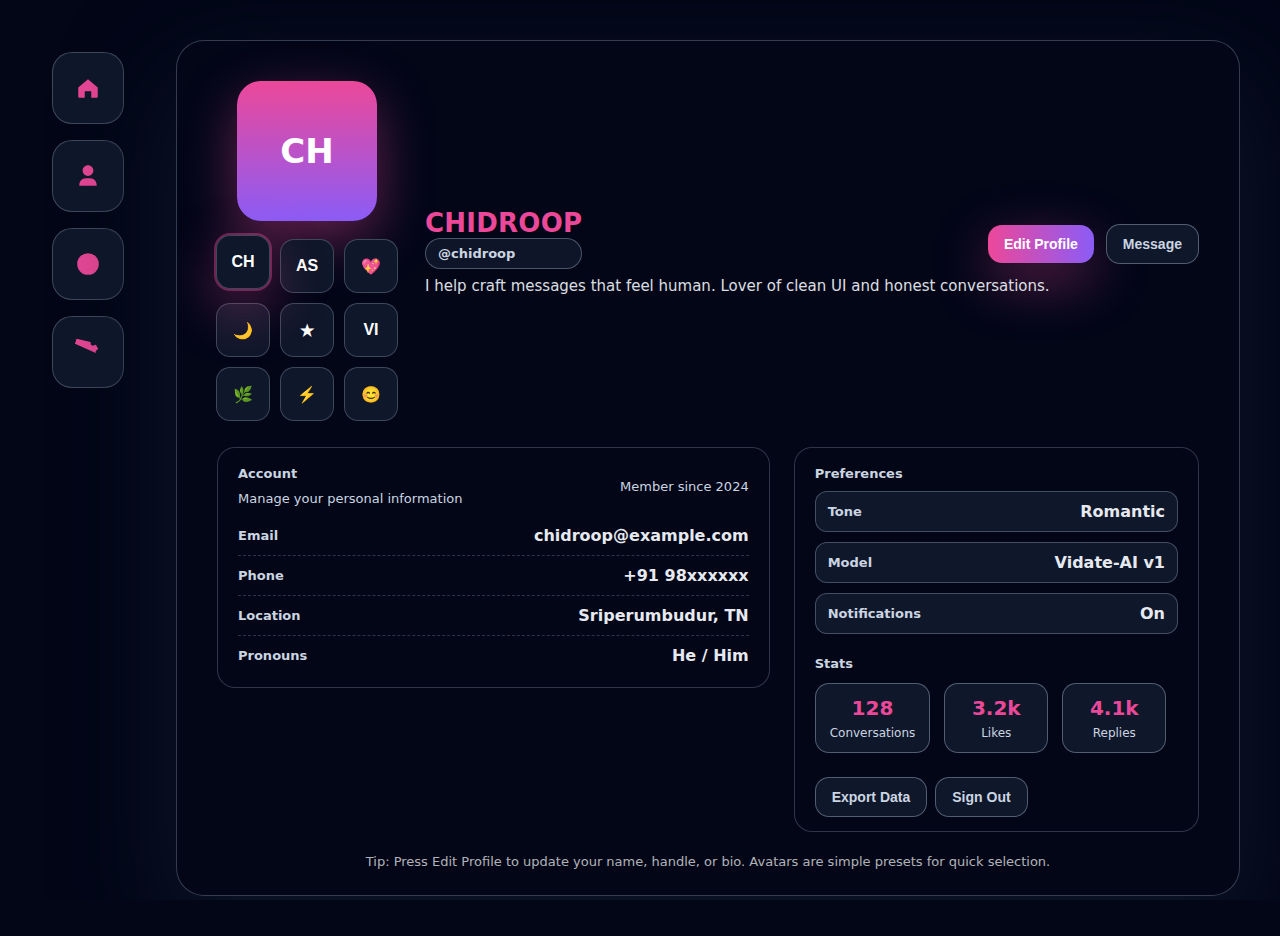
<file: profile.html>
<!doctype html>
<html lang="en">
<head>
  <meta charset="utf-8" />
  <meta
    name="viewport"
    content="width=device-width, initial-scale=1, viewport-fit=cover"
  />
  <title>viDate — Profile</title>

  <style>
    :root{
      --vidate: #ec4899;
      --bg-1: #020617;
      --bg-2: #020617;
      --card: rgba(15,23,42,1);
      --muted: #cbd5e1;
      --glass: rgba(148,163,184,0.25);
      --radius: 18px;
      --max-width: 1360px;
      --accent-glow: 0 18px 55px rgba(236,72,153,0.42);
    }

    *{box-sizing:border-box}
    
    html,body{
      height:100%;
      margin:0;
      padding:0;
      background:#020617;
      font-family:Inter,system-ui,-apple-system,Segoe UI,Roboto,Helvetica,Arial;
      color:#fff;
      -webkit-font-smoothing:antialiased;
      overflow-x:hidden;
    }
    
    a{color:inherit;text-decoration:none}

    .page {
      min-height:100vh;
      display:flex;
      align-items:center;
      justify-content:center;
      padding:40px;
      background:#020617;
    }
    
    .container {
      width:100%;
      max-width:var(--max-width);
      display:grid;
      grid-template-columns:96px 1fr;
      gap:40px;
      align-items:start;
    }

    /* Left nav */
    .left-nav {
      position:relative;
      display:flex;
      flex-direction:column;
      gap:16px;
      align-items:center;
      padding-top:12px;
    }
    
    .nav-icon {
      --size:72px;
      width:var(--size);
      height:var(--size);
      display:flex;
      align-items:center;
      justify-content:center;
      border-radius:20px;
      background:rgba(15,23,42,1);
      border:1px solid rgba(148,163,184,0.35);
      color:var(--vidate);
      cursor:pointer;
      transition:transform .14s ease, background .14s ease, box-shadow .14s ease, color .14s ease;
      outline:none;
    }
    
    .nav-icon svg{
      width:26px;
      height:26px;
      fill:currentColor;
      opacity:0.98;
    }
    
    .nav-icon:focus,
    .nav-icon:hover {
      transform:translateX(5px);
      box-shadow:var(--accent-glow);
      color:#fff;
      background:linear-gradient(90deg, rgba(236,72,153,0.18), rgba(236,72,153,0.1));
    }

    /* Main card */
    .card {
      background:#020617;
      border:1px solid rgba(148,163,184,0.35);
      border-radius:28px;
      padding:40px 40px 26px;
      box-shadow: 0 40px 110px rgba(15,23,42,0.95);
      min-height:72vh;
      position:relative;
      overflow:hidden;
    }

    .profile-header {
      display:flex;
      gap:28px;
      align-items:center;
      margin-bottom:24px;
    }

    .avatar-wrap {
      display:flex;
      flex-direction:column;
      gap:12px;
      align-items:center;
      width:180px;
      flex-shrink:0;
    }
    
    .avatar-preview {
      width:140px;
      height:140px;
      border-radius:24px;
      overflow:hidden;
      display:flex;
      align-items:center;
      justify-content:center;
      background:linear-gradient(180deg,var(--vidate),#8b5cf6);
      box-shadow: var(--accent-glow);
      color:#fff;
      font-weight:800;
      font-size:34px;
    }

    .avatar-grid {
      display:grid;
      grid-template-columns:repeat(3,54px);
      gap:10px;
      margin-top:6px;
    }
    
    .avatar-option {
      width:54px;
      height:54px;
      border-radius:14px;
      display:flex;
      align-items:center;
      justify-content:center;
      cursor:pointer;
      border:1px solid rgba(148,163,184,0.35);
      background:rgba(15,23,42,1);
      transition:transform .14s ease, box-shadow .14s ease, background .14s ease;
      color:#fff;
      font-weight:700;
      font-size:16px;
    }
    
    .avatar-option:hover { 
      transform:translateY(-4px); 
      box-shadow:var(--accent-glow); 
    }
    
    .avatar-option.active {
      outline:2px solid rgba(236,72,153,0.4);
      transform:translateY(-4px);
      box-shadow:var(--accent-glow);
    }

    .profile-meta {
      display:flex;
      flex-direction:column;
      gap:8px;
      width:100%;
    }
    
    .name-row {
      display:flex;
      gap:18px;
      align-items:center;
      justify-content:space-between;
      flex-wrap:wrap;
    }
    
    .name { 
      font-size:26px; 
      font-weight:900; 
      color:var(--vidate); 
      letter-spacing:0.25px; 
      margin:0;
    }
    
    .handle {
      font-size:13px;
      color:var(--muted);
      background:rgba(15,23,42,0.9);
      padding:7px 12px;
      border-radius:999px;
      border:1px solid rgba(148,163,184,0.45);
      font-weight:600;
      margin:0;
    }
    
    .bio {
      color:#e6e9ef;
      opacity:0.95;
      font-size:15px;
      max-width:780px;
      margin:0;
    }

    .actions { 
      margin-top:12px; 
      display:flex; 
      gap:12px; 
      align-items:center; 
    }
    
    .btn {
      padding:11px 16px;
      border-radius:14px;
      background:linear-gradient(90deg,var(--vidate),#8b5cf6);
      color:#fff;
      font-weight:700;
      border:none;
      cursor:pointer;
      box-shadow:var(--accent-glow);
      transition:transform .12s ease, opacity .12s ease, background .12s ease;
      font-size:14px;
    }
    
    .btn:active{ 
      transform:translateY(1px); 
    }
    
    .btn.ghost {
      background:rgba(15,23,42,1);
      border:1px solid rgba(148,163,184,0.5);
      color:var(--muted);
      font-weight:600;
      box-shadow:none;
    }

    .details {
      margin-top:26px;
      display:grid;
      grid-template-columns:minmax(0,1.5fr) minmax(0,1.1fr);
      gap:24px;
      align-items:start;
    }
    
    .left-col {
      background:#020617;
      padding:18px 20px 12px;
      border-radius:18px;
      border:1px solid rgba(148,163,184,0.3);
    }
    
    .row {
      display:flex;
      justify-content:space-between;
      gap:16px;
      align-items:center;
      padding:10px 0;
      margin:0;
    }
    
    .row + .row {
      border-top:1px dashed rgba(51,65,85,0.8);
      padding-top:10px;
    }
    
    .label { 
      color:var(--muted); 
      font-weight:600; 
      font-size:13px; 
      margin:0;
    }
    
    .value { 
      color:#e6e9ef; 
      font-weight:700; 
      text-align:right; 
      margin:0;
    }

    .right-col {
      padding:18px 20px 14px;
      border-radius:18px;
      border:1px solid rgba(148,163,184,0.3);
      background:#020617;
    }
    
    .section-title { 
      font-size:13px; 
      color:var(--muted); 
      font-weight:700; 
      margin-bottom:10px;
      margin:0 0 10px 0;
    }
    
    .prefs { 
      display:flex; 
      flex-direction:column; 
      gap:10px; 
    }
    
    .pref {
      display:flex;
      justify-content:space-between;
      align-items:center;
      gap:10px;
      padding:10px 12px;
      border-radius:12px;
      background:rgba(15,23,42,1);
      border:1px solid rgba(148,163,184,0.4);
    }
    
    .pref .k { 
      color:var(--muted); 
      font-weight:600; 
      font-size:13px; 
      margin:0;
    }
    
    .pref .v { 
      color:#e6e9ef; 
      font-weight:700;
      margin:0;
    }

    .edit-form {
      margin-top:16px;
      display:none;
      gap:10px;
      flex-direction:column;
      padding:16px;
      border-radius:14px;
      background:rgba(15,23,42,1);
      border:1px solid rgba(148,163,184,0.5);
    }
    
    .edit-form.active { 
      display:flex; 
    }
    
    .field { 
      display:flex; 
      flex-direction:column; 
      gap:6px; 
    }
    
    .field label { 
      font-size:13px; 
      color:var(--muted); 
      font-weight:600;
      margin:0;
    }
    
    .field input,
    .field textarea {
      background:transparent;
      border:1px solid rgba(148,163,184,0.7);
      padding:10px 12px;
      border-radius:12px;
      color:#fff;
      font-size:14px;
    }
    
    .field textarea { 
      min-height:90px; 
      resize:vertical;
      font-family:Inter,system-ui,-apple-system,Segoe UI,Roboto,Helvetica,Arial;
    }

    .muted { 
      color:var(--muted); 
      font-size:13px;
      margin:0;
    }
    
    .stat-grid { 
      display:flex; 
      gap:14px; 
      margin-top:12px; 
      flex-wrap:wrap; 
    }
    
    .stat {
      padding:12px 14px;
      border-radius:14px;
      background:rgba(15,23,42,1);
      text-align:center;
      min-width:104px;
      border:1px solid rgba(148,163,184,0.5);
    }
    
    .stat .n { 
      font-weight:900; 
      color:var(--vidate); 
      font-size:20px;
      margin:0;
    }
    
    .stat .t { 
      color:var(--muted); 
      font-size:12px; 
      margin-top:6px;
      margin:6px 0 0 0;
    }

    .foot {
      margin-top:22px;
      color:rgba(255,255,255,0.7);
      font-size:13px;
      text-align:center;
      margin-bottom:0;
    }

    /* Responsive */
    @media (max-width:1200px){
      .page { padding:32px; }
      .container { gap:32px; grid-template-columns:88px 1fr; }
      .card { padding:32px 32px 24px; }
      .avatar-wrap { width:160px; }
    }

    @media (max-width:992px){
      .page { padding:24px; }
      .container { 
        grid-template-columns:80px 1fr; 
        max-width:100%; 
        gap:28px;
      }
      .details { 
        grid-template-columns:1fr; 
      }
      .right-col { order:2; }
      .card { min-height:64vh; }
    }

    @media (max-width:768px){
      .page { padding:20px; }
      .container { 
        grid-template-columns:1fr; 
        gap:24px;
        max-width:100%;
      }
      .left-nav {
        position:static;
        flex-direction:row;
        justify-content:center;
        gap:12px;
        margin-bottom:14px;
      }
      .nav-icon {
        --size:56px;
        border-radius:16px;
      }
      .profile-header {
        flex-direction:column;
        align-items:flex-start;
        gap:18px;
      }
      .avatar-wrap { width:140px; }
      .avatar-grid { 
        grid-template-columns:repeat(4,50px); 
        gap:8px; 
      }
      .card { 
        padding:28px 22px 22px; 
        border-radius:24px; 
      }
    }

    @media (max-width:480px){
      .page { padding:14px; }
      .card { padding:24px 18px 18px; }
      .avatar-wrap { width:120px; }
      .avatar-preview { 
        width:120px; 
        height:120px; 
        font-size:30px; 
      }
      .name { font-size:22px; }
    }
  </style>
</head>
<body>
  <div class="page">
    <div class="container" role="application" aria-label="viDate profile">

      <!-- Left nav -->
      <nav class="left-nav" aria-label="Primary navigation">
        <button class="nav-icon" title="Home" aria-label="Home" id="nav-home">
          <svg viewBox="0 0 24 24" aria-hidden="true">
            <path d="M3 11.5L12 4l9 7.5V20a1 1 0 0 1-1 1h-5v-6H9v6H4a1 1 0 0 1-1-1V11.5z"/>
          </svg>
        </button>

        <button class="nav-icon" title="Profile" aria-label="Profile" id="nav-profile">
          <svg viewBox="0 0 24 24" aria-hidden="true">
            <path d="M12 12c2.761 0 5-2.239 5-5s-2.239-5-5-5-5 2.239-5 5 2.239 5 5 5zM4 20c0-3.314 2.686-6 6-6h4c3.314 0 6 2.686 6 6v1H4v-1z"/>
          </svg>
        </button>

        <button class="nav-icon" title="History" aria-label="History" id="nav-history">
          <svg viewBox="0 0 24 24" aria-hidden="true">
            <path d="M12 2a10 10 0 1 0 0 20 10 10 0 0 0 0-20zm1 11.414V7h-2v6.586l5 5 1.414-1.414L13 13.414z"/>
          </svg>
        </button>

        <button class="nav-icon" title="Settings" aria-label="Settings" id="nav-settings">
          <svg viewBox="0 0 24 24" aria-hidden="true">
            <path d="M19.14 12.94a7.99 7.99 0 0 0 0-1.88l2.03-1.58a0.5 0.5 0 0 0 .12-.64l-1.92-3.32a0.5 0.5 0 0 0-.6-.22l-2.39.96a8.12 8.12 0 0 0-1.68-.98l-.36-2.54A0.5 0 0 0 12.5 0h-1a0.5 0.5 0 0 0-.5.42l-.36 2.54c-.6.24-1.16.56-1.68.98l-2.39-.96a0.5 0 0 0-.6.22L2.71 8.84a0.5 0 0 0 .12.64l2.03 1.58c-.04.64-.06 1.3-.06 1.936s.02 1.296.06 1.936L2.83 14.52a0.5 0 0 0-.12.64l1.92 3.32c.14.24.44.34.68.22l2.39-.96c.52.42 1.08.74 1.68.98l.36 2.54c.06.28.3.48.58.48h1c.28 0 .52-.2.58-.48l.36-2.54c.6-.24 1.16-.56 1.68-.98l2.39.96c.24.12.54.02.68-.22l1.92-3.32a0.5 0 0 0-.12-.64l-2.03-1.58zM12 15.5A3.5 3.5 0 1 1 12 8.5a3.5 3.5 0 0 1 0 7z"/>
          </svg>
        </button>
      </nav>

      <!-- Main card -->
      <main class="card" role="main" aria-labelledby="profile-title">
        <div class="profile-header">
          <div class="avatar-wrap">
            <div class="avatar-preview" id="avatarPreview" aria-label="Selected avatar">CH</div>

            <div class="avatar-grid" role="list" aria-label="Choose an avatar">
              <button class="avatar-option" data-avatar="CH" title="CH" aria-label="Avatar CH">CH</button>
              <button class="avatar-option" data-avatar="AS" title="AS" aria-label="Avatar AS">AS</button>
              <button class="avatar-option" data-avatar="💖" title="Heart" aria-label="Avatar Heart">💖</button>
              <button class="avatar-option" data-avatar="🌙" title="Moon" aria-label="Avatar Moon">🌙</button>
              <button class="avatar-option" data-avatar="★" title="Star" aria-label="Avatar Star">★</button>
              <button class="avatar-option" data-avatar="VI" title="VI" aria-label="Avatar VI">VI</button>
              <button class="avatar-option" data-avatar="🌿" title="Leaf" aria-label="Avatar Leaf">🌿</button>
              <button class="avatar-option" data-avatar="⚡" title="Bolt" aria-label="Avatar Bolt">⚡</button>
              <button class="avatar-option" data-avatar="😊" title="Smile" aria-label="Avatar Smile">😊</button>
            </div>
          </div>

          <div class="profile-meta">
            <div class="name-row">
              <div>
                <div class="name" id="displayName">CHIDROOP</div>
                <div class="muted handle" id="displayHandle">@chidroop</div>
              </div>

              <div class="actions" style="margin-left:18px;">
                <button class="btn" id="editBtn">Edit Profile</button>
                <button class="btn ghost" id="messageBtn">Message</button>
              </div>
            </div>

            <div class="bio" id="bioText">
              I help craft messages that feel human. Lover of clean UI and honest conversations.
            </div>
          </div>
        </div>

        <div class="details">
          <div class="left-col">
            <div style="display:flex;justify-content:space-between;align-items:center;margin-bottom:10px;">
              <div>
                <div class="section-title">Account</div>
                <div class="muted">Manage your personal information</div>
              </div>
              <div class="muted">Member since 2024</div>
            </div>

            <div>
              <div class="row">
                <div class="label">Email</div>
                <div class="value" id="emailVal">chidroop@example.com</div>
              </div>

              <div class="row">
                <div class="label">Phone</div>
                <div class="value" id="phoneVal">+91 98xxxxxx</div>
              </div>

              <div class="row">
                <div class="label">Location</div>
                <div class="value" id="locVal">Sriperumbudur, TN</div>
              </div>

              <div class="row">
                <div class="label">Pronouns</div>
                <div class="value" id="pronounsVal">He / Him</div>
              </div>
            </div>

            <div class="edit-form" id="editForm" aria-hidden="true">
              <div class="field">
                <label for="nameInput">Full name</label>
                <input id="nameInput" type="text" value="CHIDROOP" />
              </div>
              <div class="field">
                <label for="handleInput">Handle</label>
                <input id="handleInput" type="text" value="@chidroop" />
              </div>
              <div class="field">
                <label for="bioInput">Bio</label>
                <textarea id="bioInput">I help craft messages that feel human. Lover of clean UI and honest conversations.</textarea>
              </div>

              <div style="display:flex;gap:10px;justify-content:flex-end;">
                <button class="btn ghost" id="cancelEdit">Cancel</button>
                <button class="btn" id="saveEdit">Save</button>
              </div>
            </div>
          </div>

          <aside class="right-col" aria-labelledby="prefsTitle">
            <div id="prefsTitle" class="section-title">Preferences</div>

            <div class="prefs">
              <div class="pref">
                <div class="k">Tone</div>
                <div class="v" id="prefTone">Romantic</div>
              </div>

              <div class="pref">
                <div class="k">Model</div>
                <div class="v" id="prefModel">Vidate-AI v1</div>
              </div>

              <div class="pref">
                <div class="k">Notifications</div>
                <div class="v" id="prefNotify">On</div>
              </div>

              <div style="margin-top:12px;">
                <div class="section-title">Stats</div>
                <div class="stat-grid">
                  <div class="stat">
                    <div class="n" id="statConv">128</div>
                    <div class="t">Conversations</div>
                  </div>
                  <div class="stat">
                    <div class="n" id="statLikes">3.2k</div>
                    <div class="t">Likes</div>
                  </div>
                  <div class="stat">
                    <div class="n" id="statReplies">4.1k</div>
                    <div class="t">Replies</div>
                  </div>
                </div>
              </div>

              <div style="margin-top:14px; display:flex; gap:8px;">
                <button class="btn ghost" id="exportBtn">Export Data</button>
                <button class="btn ghost" id="logoutBtn">Sign Out</button>
              </div>
            </div>
          </aside>
        </div>

        <div class="foot">
          Tip: Press Edit Profile to update your name, handle, or bio. Avatars are simple presets for quick selection.
        </div>
      </main>
    </div>
  </div>

  <!-- Page-specific UI behavior -->
  <script>
    (function(){
      const avatarPreview = document.getElementById('avatarPreview');
      const avatarOptions = Array.from(document.querySelectorAll('.avatar-option'));
      const bgMap = {
        'CH': 'linear-gradient(180deg,#ec4899,#8b5cf6)',
        'AS': 'linear-gradient(180deg,#06b6d4,#8b5cf6)',
        '💖': 'linear-gradient(180deg,#ff7ab6,#ffb3d9)',
        '🌙': 'linear-gradient(180deg,#6b7280,#111827)',
        '★': 'linear-gradient(180deg,#f59e0b,#f97316)',
        'VI': 'linear-gradient(180deg,#7c3aed,#ec4899)',
        '🌿': 'linear-gradient(180deg,#10b981,#059669)',
        '⚡': 'linear-gradient(180deg,#f97316,#ef4444)',
        '😊': 'linear-gradient(180deg,#60a5fa,#7c3aed)'
      };

      avatarOptions.forEach(btn => {
        btn.addEventListener('click', () => {
          const key = btn.dataset.avatar;
          if (bgMap[key]) avatarPreview.style.background = bgMap[key];
        });
      });

      const editBtn = document.getElementById('editBtn');
      const editForm = document.getElementById('editForm');
      const cancelEdit = document.getElementById('cancelEdit');
      const saveEdit = document.getElementById('saveEdit');

      const nameInput = document.getElementById('nameInput');
      const handleInput = document.getElementById('handleInput');
      const bioInput = document.getElementById('bioInput');

      const displayName = document.getElementById('displayName');
      const displayHandle = document.getElementById('displayHandle');
      const bioText = document.getElementById('bioText');

      editBtn.addEventListener('click', () => {
        editForm.classList.add('active');
        editForm.setAttribute('aria-hidden', 'false');
        nameInput.focus();
      });

      cancelEdit.addEventListener('click', () => {
        editForm.classList.remove('active');
        editForm.setAttribute('aria-hidden', 'true');
      });

      saveEdit.addEventListener('click', () => {
        const name = nameInput.value.trim() || 'Unnamed';
        const handle = handleInput.value.trim() || '@user';
        const bio = bioInput.value.trim() || '';

        displayName.textContent = name.toUpperCase();
        displayHandle.textContent = handle;
        bioText.textContent = bio;

        editForm.classList.remove('active');
        editForm.setAttribute('aria-hidden', 'true');
      });

      document.getElementById('exportBtn').addEventListener('click', () => alert('Exporting data (demo)'));
      document.getElementById('logoutBtn').addEventListener('click', () => alert('Signed out (demo)'));

      document.addEventListener('keydown', (e) => {
        if ((e.ctrlKey || e.metaKey) && e.key.toLowerCase() === 'e') {
          e.preventDefault();
          editBtn.click();
        }
      });
    })();
  </script>

  <script src="app.js"></script>
</body>
</html>
</file>
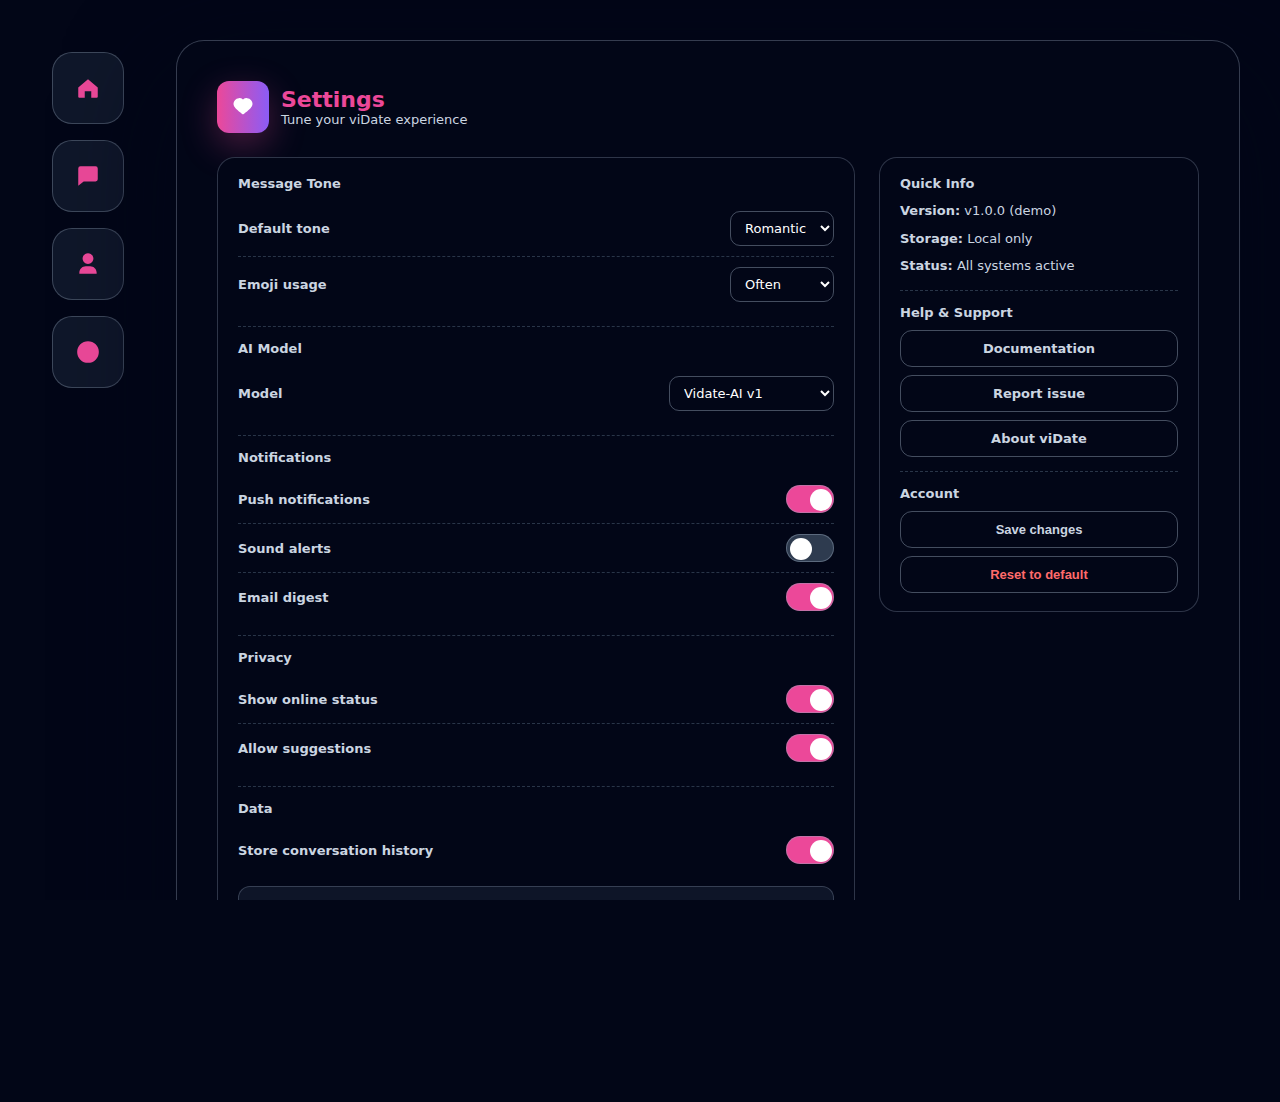
<file: settings.html>
<!doctype html>
<html lang="en">
<head>
  <meta charset="utf-8" />
  <meta
    name="viewport"
    content="width=device-width, initial-scale=1, viewport-fit=cover"
  />
  <title>viDate — Settings</title>

  <style>
    :root{
      --vidate: #ec4899;
      --bg-1: #020617;
      --bg-2: #020617;
      --muted: #cbd5e1;
      --glass: rgba(148,163,184,0.25);
      --card: rgba(15,23,42,1);
      --max-width: 1360px;
    }

    *{box-sizing:border-box}
    
    html,body{
      height:100%;
      margin:0;
      padding:0;
      background:#020617;
      font-family:Inter,system-ui,-apple-system,Segoe UI,Roboto,Helvetica,Arial;
      color:#fff;
      -webkit-font-smoothing:antialiased;
      overflow-x:hidden;
    }
    
    a{color:inherit;text-decoration:none}

    .page {
      min-height:100vh;
      display:flex;
      align-items:center;
      justify-content:center;
      padding:40px;
      background:#020617;
    }

    .shell {
      width:100%;
      max-width:var(--max-width);
      display:grid;
      grid-template-columns:96px 1fr;
      gap:40px;
      align-items:start;
    }

    /* Left nav */
    .left-nav {
      display:flex;
      flex-direction:column;
      gap:16px;
      align-items:center;
      padding-top:12px;
    }
    
    .nav-icon {
      width:72px;
      height:72px;
      display:flex;
      align-items:center;
      justify-content:center;
      border-radius:20px;
      background:rgba(15,23,42,1);
      border:1px solid rgba(148,163,184,0.35);
      color:var(--vidate);
      cursor:pointer;
      transition:transform .14s ease, background .14s ease, box-shadow .14s ease, color .14s ease;
      outline:none;
    }
    
    .nav-icon svg{
      width:26px;
      height:26px;
      fill:currentColor;
      opacity:0.98;
    }
    
    .nav-icon:focus,
    .nav-icon:hover {
      transform:translateX(5px);
      color:#fff;
      background:linear-gradient(90deg, rgba(236,72,153,0.18), rgba(236,72,153,0.1));
      box-shadow:0 18px 50px rgba(236,72,153,0.4);
    }

    /* Main card */
    .card {
      background:#020617;
      border-radius:28px;
      padding:40px 40px 26px;
      border:1px solid rgba(148,163,184,0.35);
      box-shadow:0 40px 110px rgba(2,6,23,0.95);
      min-height:72vh;
    }

    header.card-head {
      display:flex;
      align-items:center;
      justify-content:space-between;
      gap:12px;
      margin-bottom:24px;
    }
    
    .brand {
      display:flex;
      gap:12px;
      align-items:center;
    }
    
    .logo {
      width:52px;
      height:52px;
      border-radius:12px;
      display:flex;
      align-items:center;
      justify-content:center;
      background:linear-gradient(90deg,var(--vidate),#8b5cf6);
      box-shadow:0 12px 36px rgba(236,72,153,0.32);
    }
    
    .brand h1 { 
      margin:0;
      font-size:22px;
      font-weight:800;
      color:var(--vidate); 
    }
    
    .brand p { 
      margin:0;
      font-size:13px;
      color:var(--muted); 
    }

    .grid {
      display:grid;
      grid-template-columns:1fr 320px;
      gap:24px;
      align-items:start;
    }

    .panel {
      background:#020617;
      padding:18px 20px;
      border-radius:18px;
      border:1px solid rgba(148,163,184,0.3);
    }
    
    .section-title {
      font-size:13px;
      color:var(--muted);
      font-weight:700;
      margin:0 0 10px 0;
    }

    .row {
      display:flex;
      align-items:center;
      justify-content:space-between;
      gap:12px;
      padding:10px 0;
      margin:0;
    }
    
    .row + .row {
      border-top:1px dashed rgba(51,65,85,0.8);
      padding-top:10px;
    }
    
    .label {
      color:var(--muted);
      font-weight:600;
      font-size:13px;
      margin:0;
    }
    
    .control {
      display:flex;
      gap:8px;
      align-items:center;
    }

    .toggle {
      width:48px;
      height:28px;
      background:rgba(51,65,85,0.9);
      border-radius:999px;
      position:relative;
      cursor:pointer;
      border:1px solid rgba(148,163,184,0.45);
      transition:background .2s ease;
    }
    
    .toggle.active {
      background:var(--vidate);
    }
    
    .toggle .knob {
      position:absolute;
      top:3px;
      left:3px;
      width:22px;
      height:22px;
      border-radius:50%;
      background:#fff;
      transition:left .2s ease;
    }
    
    .toggle.active .knob {
      left:23px;
    }

    .select-box {
      background:transparent;
      border:1px solid rgba(148,163,184,0.45);
      padding:8px 10px;
      border-radius:10px;
      color:#fff;
      font-size:13px;
      cursor:pointer;
      font-family:inherit;
    }

    .btn {
      padding:10px 14px;
      border-radius:12px;
      background:linear-gradient(90deg,var(--vidate),#8b5cf6);
      color:#fff;
      border:none;
      font-weight:700;
      cursor:pointer;
      font-size:13px;
      transition:transform .12s ease, box-shadow .12s ease;
      box-shadow:0 12px 36px rgba(236,72,153,0.32);
    }
    
    .btn.ghost {
      background:transparent;
      border:1px solid rgba(148,163,184,0.45);
      color:var(--muted);
      box-shadow:none;
    }
    
    .btn:active{
      transform:translateY(1px);
    }

    .divider {
      margin:14px 0;
      border-top:1px dashed rgba(51,65,85,0.8);
    }

    .muted {
      color:var(--muted);
      font-size:12px;
      margin:6px 0 0 0;
    }

    .info-box {
      background:rgba(15,23,42,0.9);
      padding:12px;
      border-radius:12px;
      border:1px solid rgba(148,163,184,0.3);
      font-size:12px;
      color:var(--muted);
      margin-top:12px;
    }

    .foot {
      margin-top:22px;
      color:rgba(255,255,255,0.6);
      font-size:13px;
      text-align:center;
    }

    /* Responsive */
    @media (max-width:1200px){
      .page { padding:32px; }
      .shell { gap:32px; grid-template-columns:88px 1fr; }
      .card { padding:32px 32px 24px; }
    }

    @media (max-width:992px){
      .page { padding:24px; }
      .shell {
        grid-template-columns:80px 1fr;
        max-width:100%;
        gap:28px;
      }
      .grid { grid-template-columns:1fr; }
      .card { min-height:64vh; }
    }

    @media (max-width:768px){
      .page { padding:20px; }
      .shell {
        grid-template-columns:1fr;
        gap:24px;
        max-width:100%;
      }
      .left-nav {
        position:static;
        flex-direction:row;
        justify-content:center;
        gap:12px;
        margin-bottom:14px;
      }
      .nav-icon {
        width:56px;
        height:56px;
        border-radius:16px;
      }
      .card { 
        padding:28px 22px 22px; 
        border-radius:24px;
      }
      header.card-head { flex-wrap:wrap; }
    }

    @media (max-width:480px){
      .page { padding:14px; }
      .card { padding:24px 18px 18px; }
      .brand h1{ font-size:20px; }
    }
  </style>
</head>
<body>
  <div class="page">
    <div class="shell" role="application" aria-label="viDate settings">

      <!-- Left nav -->
      <nav class="left-nav" aria-label="Primary navigation">
        <button class="nav-icon" id="nav-home" aria-label="Home" title="Home">
          <svg viewBox="0 0 24 24" aria-hidden="true">
            <path d="M3 11.5L12 4l9 7.5V20a1 1 0 0 1-1 1h-5v-6H9v6H4a1 1 0 0 1-1-1V11.5z"/>
          </svg>
        </button>

        <button class="nav-icon" id="nav-chat" aria-label="Chat" title="Chat">
          <svg viewBox="0 0 24 24" aria-hidden="true">
            <path d="M21 15a2 2 0 0 1-2 2H8l-5 4V5a2 2 0 0 1 2-2h14a2 2 0 0 1 2 2z"/>
          </svg>
        </button>

        <button class="nav-icon" id="nav-profile" aria-label="Profile" title="Profile">
          <svg viewBox="0 0 24 24" aria-hidden="true">
            <path d="M12 12c2.761 0 5-2.239 5-5s-2.239-5-5-5-5 2.239-5 5 2.239 5 5 5zM4 20c0-3.314 2.686-6 6-6h4c3.314 0 6 2.686 6 6v1H4v-1z"/>
          </svg>
        </button>

        <button class="nav-icon" id="nav-history" aria-label="History" title="History">
          <svg viewBox="0 0 24 24" aria-hidden="true">
            <path d="M12 2a10 10 0 1 0 0 20 10 10 0 0 0 0-20zm1 11.414V7h-2v6.586l5 5 1.414-1.414L13 13.414z"/>
          </svg>
        </button>
      </nav>

      <!-- Main card -->
      <main class="card" role="main" aria-labelledby="settings-title">
        <header class="card-head" role="banner">
          <div class="brand">
            <div class="logo" aria-hidden="true">
              <svg width="20" height="20" viewBox="0 0 24 24" fill="white" aria-hidden="true">
                <path d="M12 21s-6-4.35-9-7.5A6 6 0 0112 3a6 6 0 019 10.5C18 16.65 12 21 12 21z"/>
              </svg>
            </div>
            <div>
              <h1 id="settings-title">Settings</h1>
              <p>Tune your viDate experience</p>
            </div>
          </div>
        </header>

        <div class="grid">
          <section class="panel">
            <div class="section-title">Message Tone</div>

            <div class="row">
              <div class="label">Default tone</div>
              <div class="control">
                <select class="select-box" id="tonePref">
                  <option>Romantic</option>
                  <option>Casual</option>
                  <option>Direct</option>
                  <option>Playful</option>
                </select>
              </div>
            </div>

            <div class="row">
              <div class="label">Emoji usage</div>
              <div class="control">
                <select class="select-box" id="emojiPref">
                  <option>Often</option>
                  <option>Moderate</option>
                  <option>Rarely</option>
                  <option>Never</option>
                </select>
              </div>
            </div>

            <div class="divider"></div>
            <div class="section-title">AI Model</div>

            <div class="row">
              <div class="label">Model</div>
              <div class="control">
                <select class="select-box" id="modelPref">
                  <option>Vidate-AI v1</option>
                  <option>Vidate-AI v2 (beta)</option>
                  <option>Classic</option>
                </select>
              </div>
            </div>

            <div class="divider"></div>
            <div class="section-title">Notifications</div>

            <div class="row">
              <div class="label">Push notifications</div>
              <div class="control">
                <div class="toggle active" id="toggleNotif">
                  <div class="knob"></div>
                </div>
              </div>
            </div>

            <div class="row">
              <div class="label">Sound alerts</div>
              <div class="control">
                <div class="toggle" id="toggleSound">
                  <div class="knob"></div>
                </div>
              </div>
            </div>

            <div class="row">
              <div class="label">Email digest</div>
              <div class="control">
                <div class="toggle active" id="toggleEmail">
                  <div class="knob"></div>
                </div>
              </div>
            </div>

            <div class="divider"></div>
            <div class="section-title">Privacy</div>

            <div class="row">
              <div class="label">Show online status</div>
              <div class="control">
                <div class="toggle active" id="toggleOnline">
                  <div class="knob"></div>
                </div>
              </div>
            </div>

            <div class="row">
              <div class="label">Allow suggestions</div>
              <div class="control">
                <div class="toggle active" id="toggleSuggest">
                  <div class="knob"></div>
                </div>
              </div>
            </div>

            <div class="divider"></div>
            <div class="section-title">Data</div>

            <div class="row">
              <div class="label">Store conversation history</div>
              <div class="control">
                <div class="toggle active" id="toggleHistory">
                  <div class="knob"></div>
                </div>
              </div>
            </div>

            <div class="info-box">
              Your data is stored locally in your browser. Learn more in our <strong>Privacy Policy</strong>.
            </div>

            <div style="margin-top:16px; display:flex; gap:8px;">
              <button class="btn ghost" id="exportBtn">Export my data</button>
              <button class="btn ghost" id="clearBtn">Clear history</button>
            </div>
          </section>

          <!-- Right sidebar -->
          <aside class="panel">
            <div class="section-title">Quick Info</div>

            <div style="color:var(--muted); font-size:13px; line-height:1.5;">
              <p style="margin:0 0 8px 0;">
                <strong>Version:</strong> v1.0.0 (demo)
              </p>
              <p style="margin:0 0 8px 0;">
                <strong>Storage:</strong> Local only
              </p>
              <p style="margin:0 0 8px 0;">
                <strong>Status:</strong> All systems active
              </p>
            </div>

            <div class="divider"></div>
            <div class="section-title">Help & Support</div>

            <div style="display:flex; flex-direction:column; gap:8px;">
              <a href="#" class="btn ghost" style="text-align:center;">Documentation</a>
              <a href="#" class="btn ghost" style="text-align:center;">Report issue</a>
              <a href="about.html" class="btn ghost" style="text-align:center;">About viDate</a>
            </div>

            <div class="divider"></div>
            <div class="section-title">Account</div>

            <div style="display:flex; flex-direction:column; gap:8px;">
              <button class="btn ghost" id="saveBtn">Save changes</button>
              <button class="btn ghost" id="resetBtn" style="color:#ff6b6b;">Reset to default</button>
            </div>
          </aside>
        </div>

        <div class="foot">
          viDate • Settings are stored locally • Changes apply immediately
        </div>
      </main>
    </div>
  </div>

  <!-- Page-specific logic -->
  <script>
    (function(){
      // Toggle switches
      const toggles = document.querySelectorAll('.toggle');
      toggles.forEach(toggle => {
        toggle.addEventListener('click', () => {
          toggle.classList.toggle('active');
        });
      });

      // Selects
      document.getElementById('tonePref').addEventListener('change', (e) => {
        console.log('Tone changed to:', e.target.value);
      });
      document.getElementById('emojiPref').addEventListener('change', (e) => {
        console.log('Emoji usage changed to:', e.target.value);
      });
      document.getElementById('modelPref').addEventListener('change', (e) => {
        console.log('Model changed to:', e.target.value);
      });

      // Buttons
      document.getElementById('exportBtn').addEventListener('click', () => {
        alert('Exporting your data (demo)...');
      });
      document.getElementById('clearBtn').addEventListener('click', () => {
        if (confirm('Are you sure you want to clear all conversation history?')) {
          alert('History cleared (demo)');
        }
      });
      document.getElementById('saveBtn').addEventListener('click', () => {
        alert('Settings saved (demo)');
      });
      document.getElementById('resetBtn').addEventListener('click', () => {
        if (confirm('Reset all settings to default?')) {
          alert('Settings reset to default (demo)');
          document.querySelectorAll('.toggle').forEach(toggle => {
            toggle.classList.add('active');
          });
        }
      });
    })();
  </script>

  <script src="app.js"></script>
</body>
</html>
</file>
